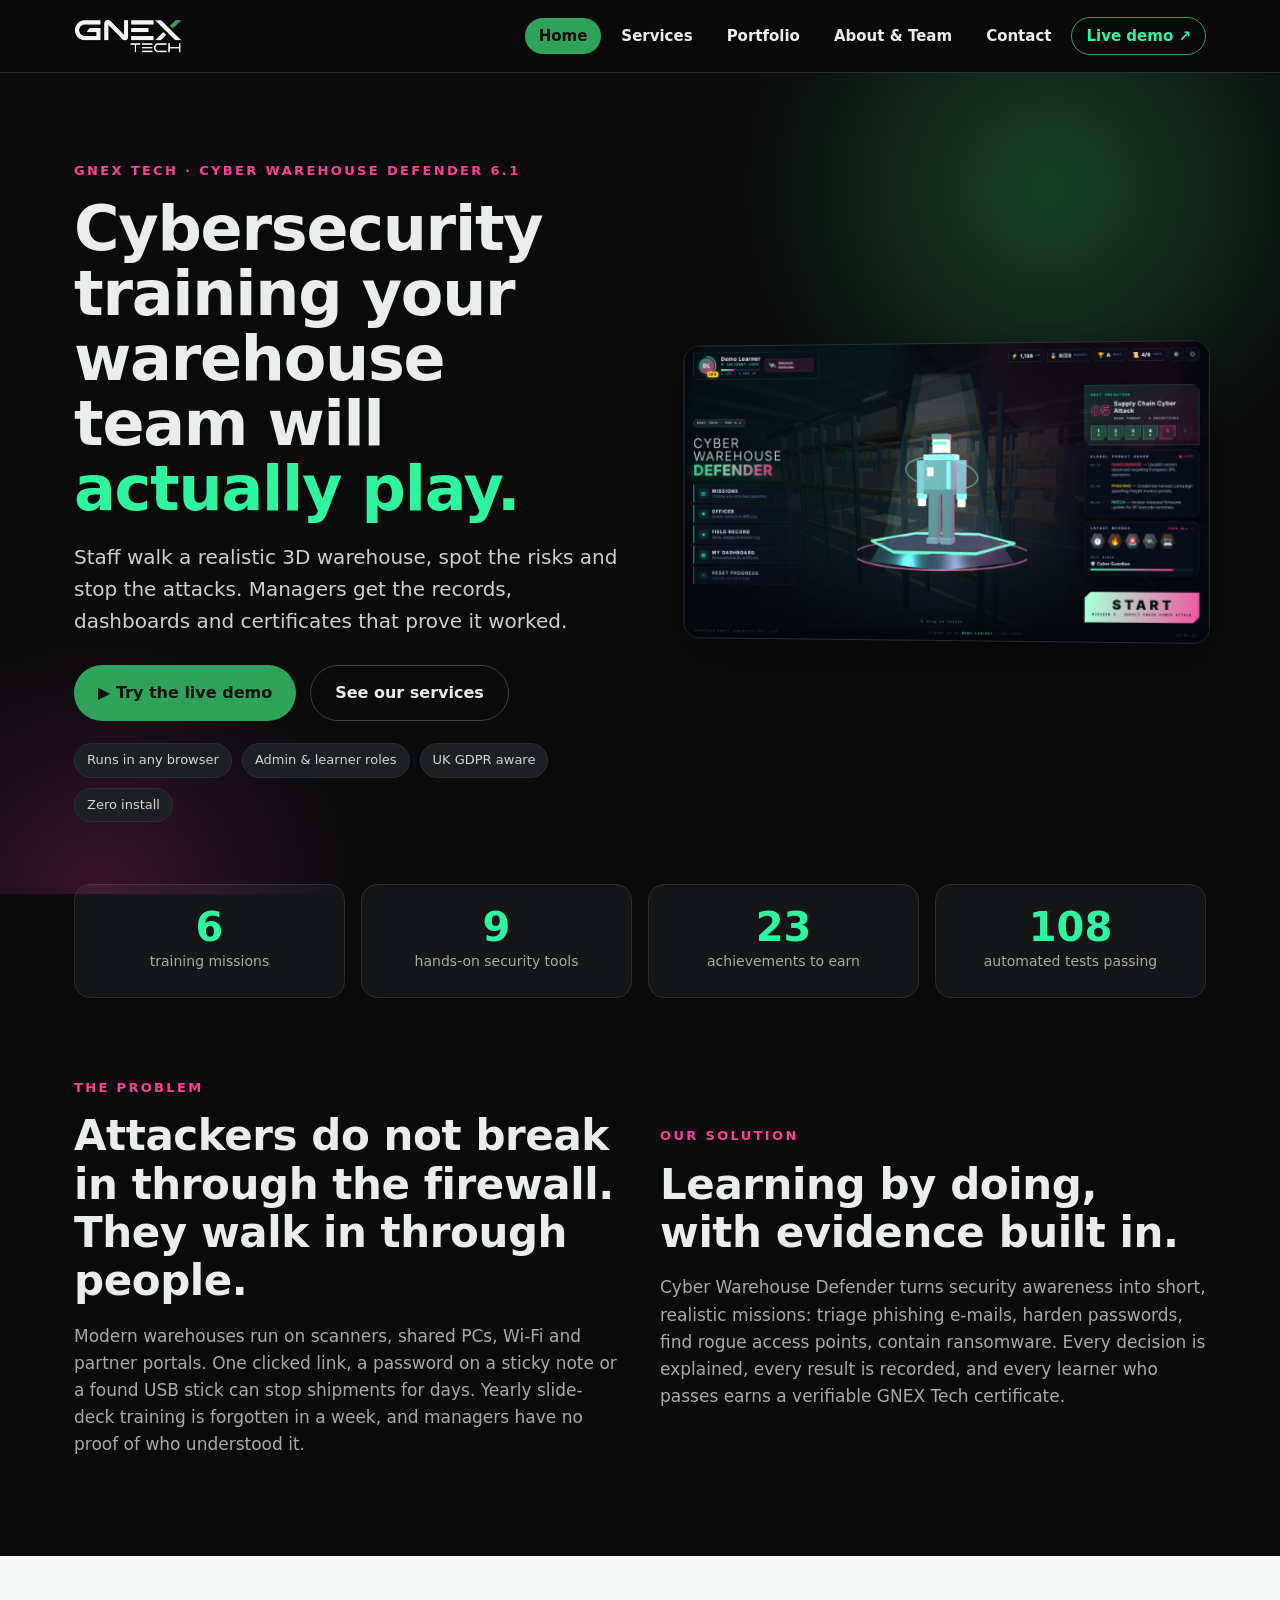
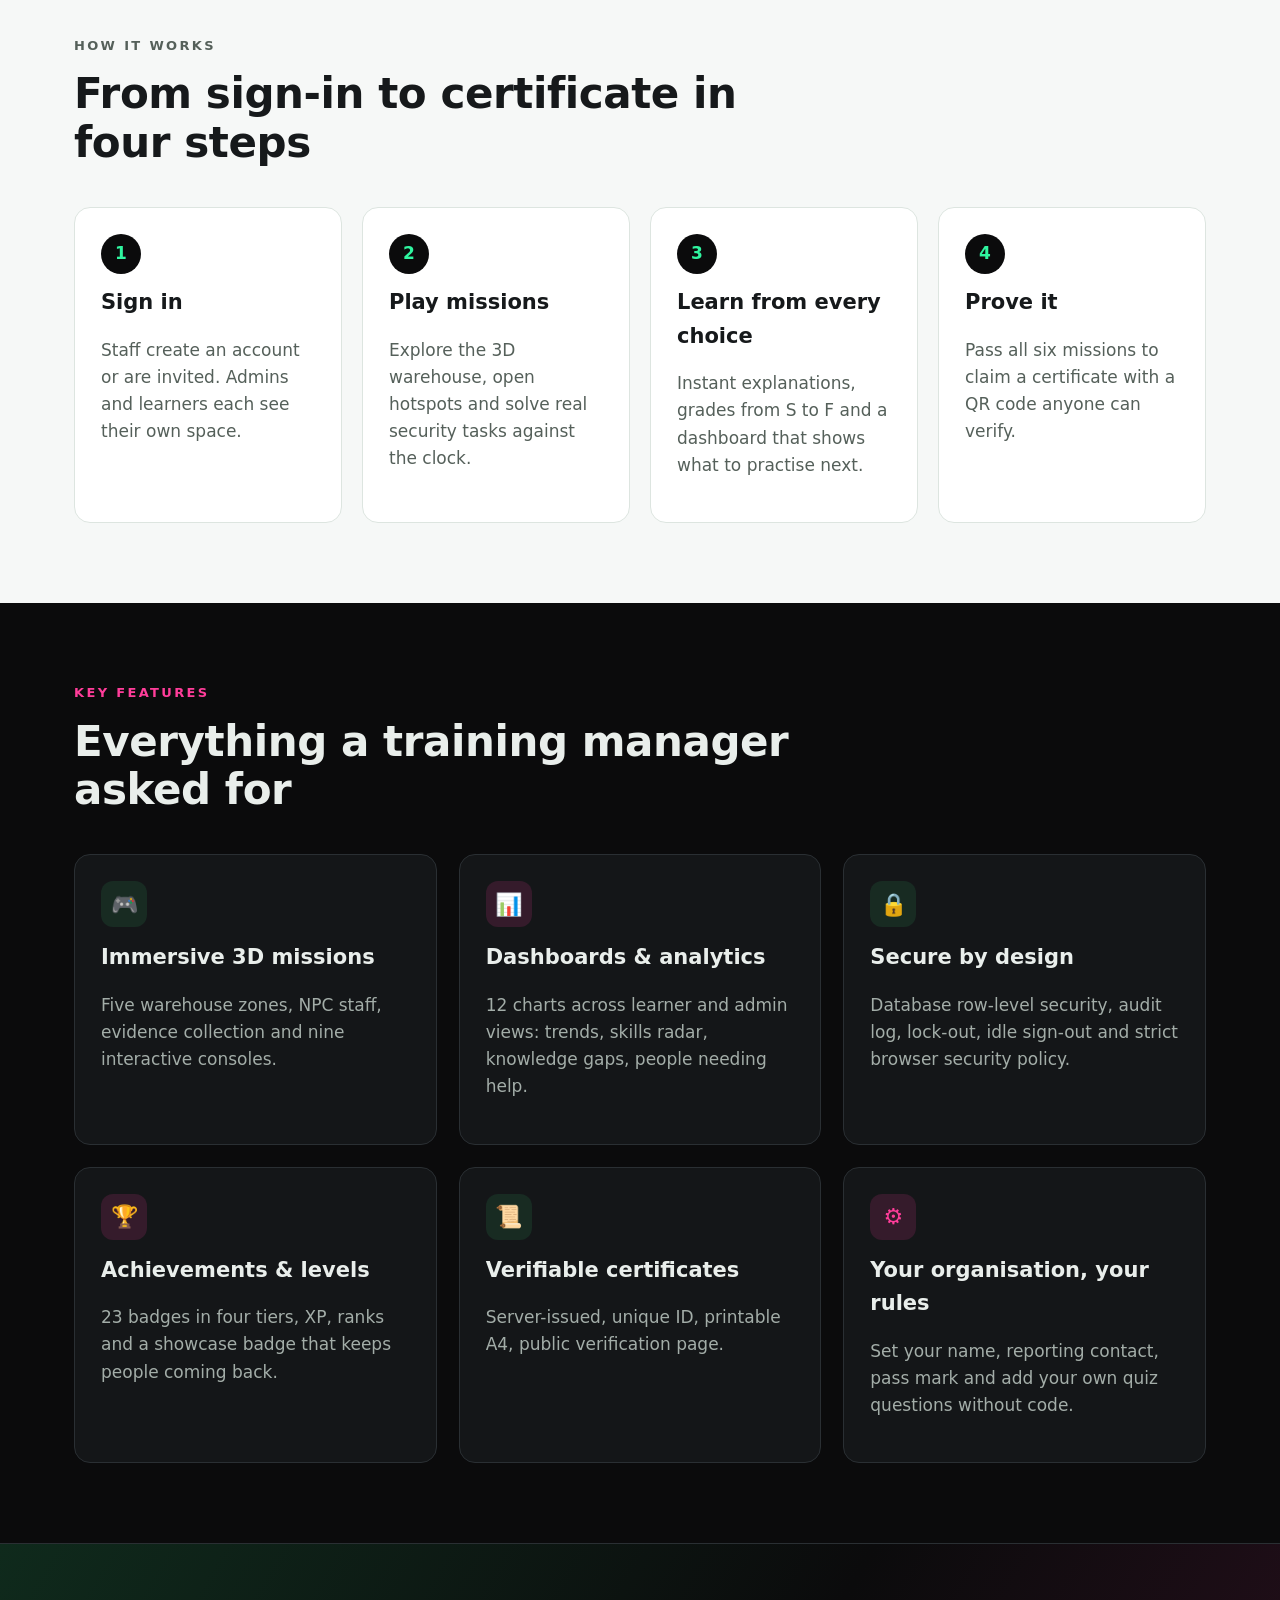
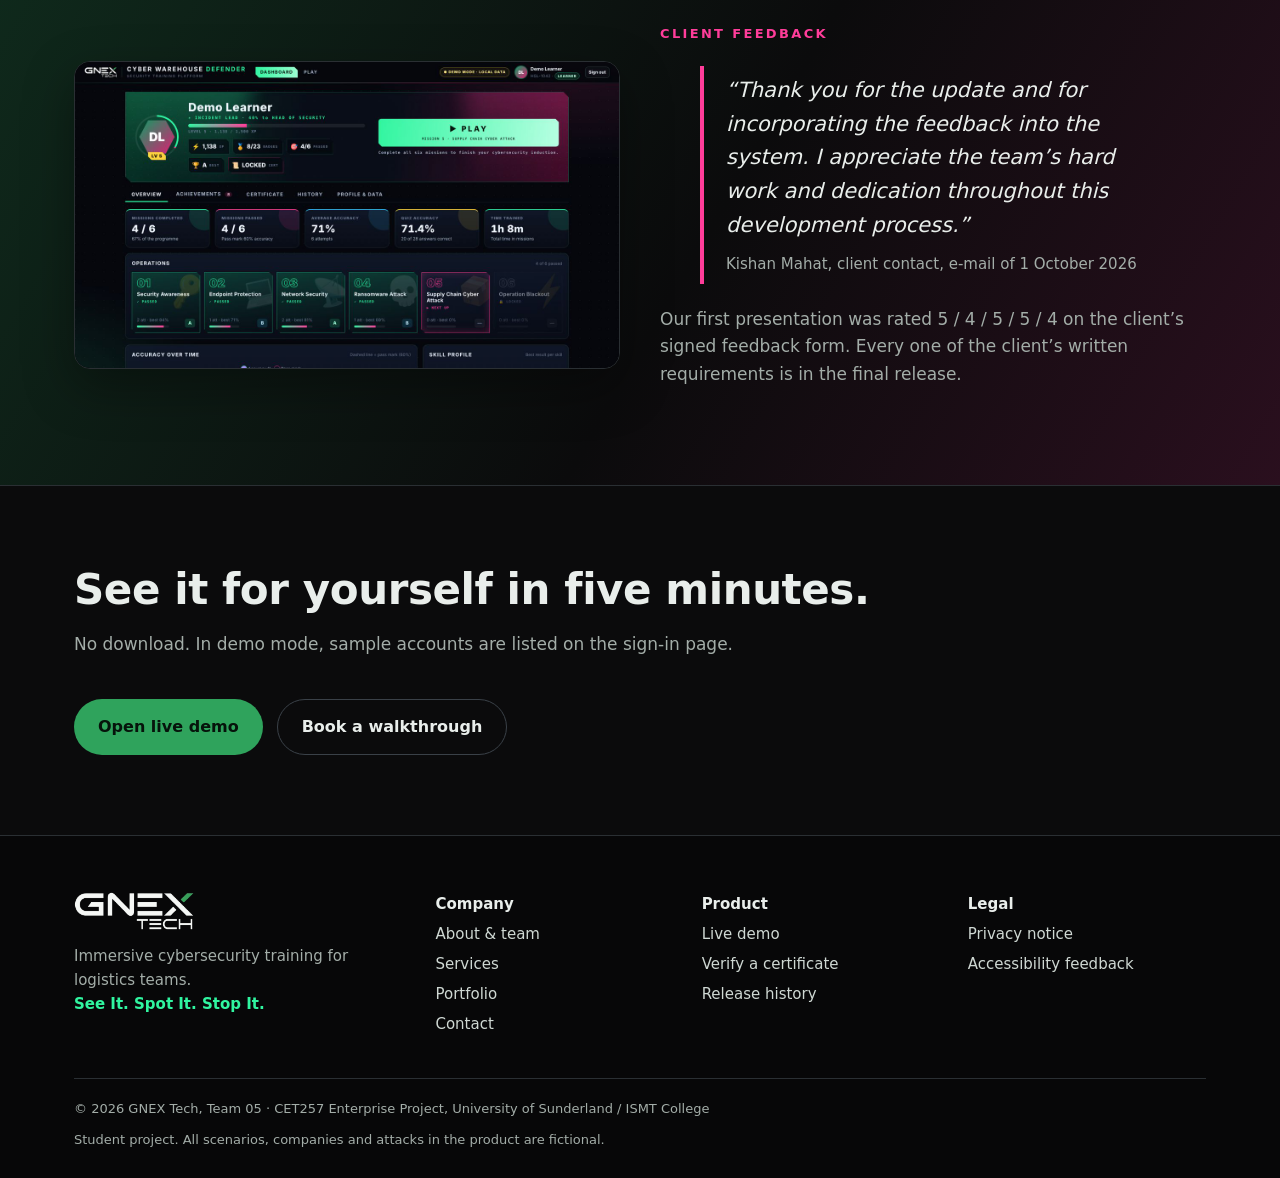
<file: Downloads/Team05_GNEX_Tech/Team05_GNEX_Tech/B2_PromoWebsite/GNEX_Tech_Website/GNEX_Tech_Website/index.html>
<!doctype html>
<html lang="en">
<head>
<meta charset="utf-8">
<meta name="viewport" content="width=device-width, initial-scale=1">
<title>Cybersecurity training warehouse teams actually play | GNEX Tech</title>
<meta name="description" content="GNEX Tech builds Cyber Warehouse Defender, a 3D game-based cybersecurity training platform for logistics warehouses, with learner records, dashboards and verifiable certificates.">
<meta name="theme-color" content="#0B0B0C">
<meta property="og:title" content="Cybersecurity training warehouse teams actually play | GNEX Tech">
<meta property="og:description" content="GNEX Tech builds Cyber Warehouse Defender, a 3D game-based cybersecurity training platform for logistics warehouses, with learner records, dashboards and verifiable certificates.">
<meta property="og:type" content="website">
<meta property="og:url" content="https://gnextech.netlify.app/">
<meta property="og:image" content="https://gnextech.netlify.app/assets/img/lobby.jpg">
<link rel="icon" href="assets/img/favicon.svg" type="image/svg+xml">
<link rel="stylesheet" href="assets/css/site.css">
</head>
<body>
<a class="skip" href="#main">Skip to content</a>
<header class="site-head">
  <nav class="wrap nav" aria-label="Main">
    <a class="brand" href="index.html" aria-label="GNEX Tech home"><img src="assets/img/gnex-logo-light.png" alt="GNEX Tech" width="108" height="34"></a>
    <button class="burger" aria-expanded="false" aria-controls="menu" aria-label="Open menu">&#9776;</button>
    <ul class="menu" id="menu"><li><a href="index.html" aria-current=page>Home</a></li><li><a href="services.html">Services</a></li><li><a href="portfolio.html">Portfolio</a></li><li><a href="about.html">About & Team</a></li><li><a href="contact.html">Contact</a></li><li><a class="cta" href="https://cybersecurityassignment.netlify.app/" target="_blank" rel="noopener">Live demo &#8599;</a></li></ul>
  </nav>
</header>
<main id="main">

<section class="hero">
  <div class="wrap hero-grid">
    <div>
      <p class="kicker">GNEX Tech · Cyber Warehouse Defender 6.1</p>
      <h1>Cybersecurity training your warehouse team will <span class="g">actually play.</span></h1>
      <p class="lead">Staff walk a realistic 3D warehouse, spot the risks and stop the attacks. Managers get the records, dashboards and certificates that prove it worked.</p>
      <div class="hero-actions">
        <a class="btn btn-primary" href="https://cybersecurityassignment.netlify.app/" target="_blank" rel="noopener">&#9654; Try the live demo</a>
        <a class="btn btn-ghost" href="services.html">See our services</a>
      </div>
      <div class="badge-row"><span class="chip">Runs in any browser</span><span class="chip">Admin &amp; learner roles</span><span class="chip">UK GDPR aware</span><span class="chip">Zero install</span></div>
    </div>
    <div class="shot"><img src="assets/img/lobby.jpg" alt="Game lobby with a 3D security officer on a neon podium and a START button" width="1280" height="720"></div>
  </div>
</section>
<div class="wrap">
  <div class="stats reveal">
    <div class="stat"><b>6</b><span>training missions</span></div>
    <div class="stat"><b>9</b><span>hands-on security tools</span></div>
    <div class="stat"><b>23</b><span>achievements to earn</span></div>
    <div class="stat"><b>108</b><span>automated tests passing</span></div>
  </div>
</div>
<section>
  <div class="wrap grid-2">
    <div class="reveal">
      <p class="kicker">The problem</p>
      <h2>Attackers do not break in through the firewall. They walk in through people.</h2>
      <p class="muted">Modern warehouses run on scanners, shared PCs, Wi-Fi and partner portals. One clicked link, a password on a sticky note or a found USB stick can stop shipments for days. Yearly slide-deck training is forgotten in a week, and managers have no proof of who understood it.</p>
    </div>
    <div class="reveal">
      <p class="kicker">Our solution</p>
      <h2>Learning by doing, with evidence built in.</h2>
      <p class="muted">Cyber Warehouse Defender turns security awareness into short, realistic missions: triage phishing e-mails, harden passwords, find rogue access points, contain ransomware. Every decision is explained, every result is recorded, and every learner who passes earns a verifiable GNEX Tech certificate.</p>
    </div>
  </div>
</section>
<section class="light">
  <div class="wrap">
    <div class="section-head reveal"><p class="kicker">How it works</p><h2>From sign-in to certificate in four steps</h2></div>
    <div class="steps">
      <div class="step reveal"><h3>Sign in</h3><p>Staff create an account or are invited. Admins and learners each see their own space.</p></div>
      <div class="step reveal"><h3>Play missions</h3><p>Explore the 3D warehouse, open hotspots and solve real security tasks against the clock.</p></div>
      <div class="step reveal"><h3>Learn from every choice</h3><p>Instant explanations, grades from S to F and a dashboard that shows what to practise next.</p></div>
      <div class="step reveal"><h3>Prove it</h3><p>Pass all six missions to claim a certificate with a QR code anyone can verify.</p></div>
    </div>
  </div>
</section>
<section>
  <div class="wrap">
    <div class="section-head reveal"><p class="kicker">Key features</p><h2>Everything a training manager asked for</h2></div>
    <div class="grid-3">
      <div class="card reveal"><div class="ico">&#127918;</div><h3>Immersive 3D missions</h3><p class="muted">Five warehouse zones, NPC staff, evidence collection and nine interactive consoles.</p></div>
      <div class="card pink reveal"><div class="ico">&#128202;</div><h3>Dashboards &amp; analytics</h3><p class="muted">12 charts across learner and admin views: trends, skills radar, knowledge gaps, people needing help.</p></div>
      <div class="card reveal"><div class="ico">&#128274;</div><h3>Secure by design</h3><p class="muted">Database row-level security, audit log, lock-out, idle sign-out and strict browser security policy.</p></div>
      <div class="card pink reveal"><div class="ico">&#127942;</div><h3>Achievements &amp; levels</h3><p class="muted">23 badges in four tiers, XP, ranks and a showcase badge that keeps people coming back.</p></div>
      <div class="card reveal"><div class="ico">&#128220;</div><h3>Verifiable certificates</h3><p class="muted">Server-issued, unique ID, printable A4, public verification page.</p></div>
      <div class="card pink reveal"><div class="ico">&#9881;</div><h3>Your organisation, your rules</h3><p class="muted">Set your name, reporting contact, pass mark and add your own quiz questions without code.</p></div>
    </div>
  </div>
</section>
<section class="band">
  <div class="wrap grid-2">
    <div class="shot reveal"><img src="assets/img/dashboard.jpg" alt="Learner dashboard with level ring, XP bar and mission cards" width="1280" height="720" loading="lazy"></div>
    <div class="reveal">
      <p class="kicker">Client feedback</p>
      <blockquote class="quote">&ldquo;Thank you for the update and for incorporating the feedback into the system. I appreciate the team&rsquo;s hard work and dedication throughout this development process.&rdquo;<cite>Kishan Mahat, client contact, e-mail of 1 October 2026</cite></blockquote>
      <p class="muted" style="margin-top:22px">Our first presentation was rated 5 / 4 / 5 / 5 / 4 on the client&rsquo;s signed feedback form. Every one of the client&rsquo;s written requirements is in the final release.</p>
    </div>
  </div>
</section>
<section>
  <div class="wrap cta-band reveal">
    <div><h2>See it for yourself in five minutes.</h2><p class="muted">No download. In demo mode, sample accounts are listed on the sign-in page.</p></div>
    <div class="hero-actions" style="margin:0"><a class="btn btn-primary" href="https://cybersecurityassignment.netlify.app/" target="_blank" rel="noopener">Open live demo</a><a class="btn btn-ghost" href="contact.html">Book a walkthrough</a></div>
  </div>
</section>
</main>
<footer class="site-foot">
  <div class="wrap">
    <div class="foot-grid">
      <div>
        <img src="assets/img/gnex-logo-light.png" alt="GNEX Tech" width="120" height="38">
        <p class="muted" style="margin-top:14px">Immersive cybersecurity training for logistics teams.<br><b style="color:#30F5A0">See It. Spot It. Stop It.</b></p>
      </div>
      <div><b>Company</b><ul><li><a href="about.html">About &amp; team</a></li><li><a href="services.html">Services</a></li><li><a href="portfolio.html">Portfolio</a></li><li><a href="contact.html">Contact</a></li></ul></div>
      <div><b>Product</b><ul><li><a href="https://cybersecurityassignment.netlify.app/" target="_blank" rel="noopener">Live demo</a></li><li><a href="https://cybersecurityassignment.netlify.app/verify.html" target="_blank" rel="noopener">Verify a certificate</a></li><li><a href="portfolio.html#journey">Release history</a></li></ul></div>
      <div><b>Legal</b><ul><li><a href="privacy.html">Privacy notice</a></li><li><a href="contact.html">Accessibility feedback</a></li></ul></div>
    </div>
    <div class="foot-base"><span>&copy; <span id="year">2026</span> GNEX Tech, Team 05 · CET257 Enterprise Project, University of Sunderland / ISMT College</span><span>Student project. All scenarios, companies and attacks in the product are fictional.</span></div>
  </div>
</footer>
<div class="lightbox" role="dialog" aria-modal="true" aria-label="Screenshot preview"><button class="btn btn-ghost" type="button">Close &#10005;</button><img alt=""></div>
<script src="assets/js/site.js"></script>
</body>
</html>
</file>
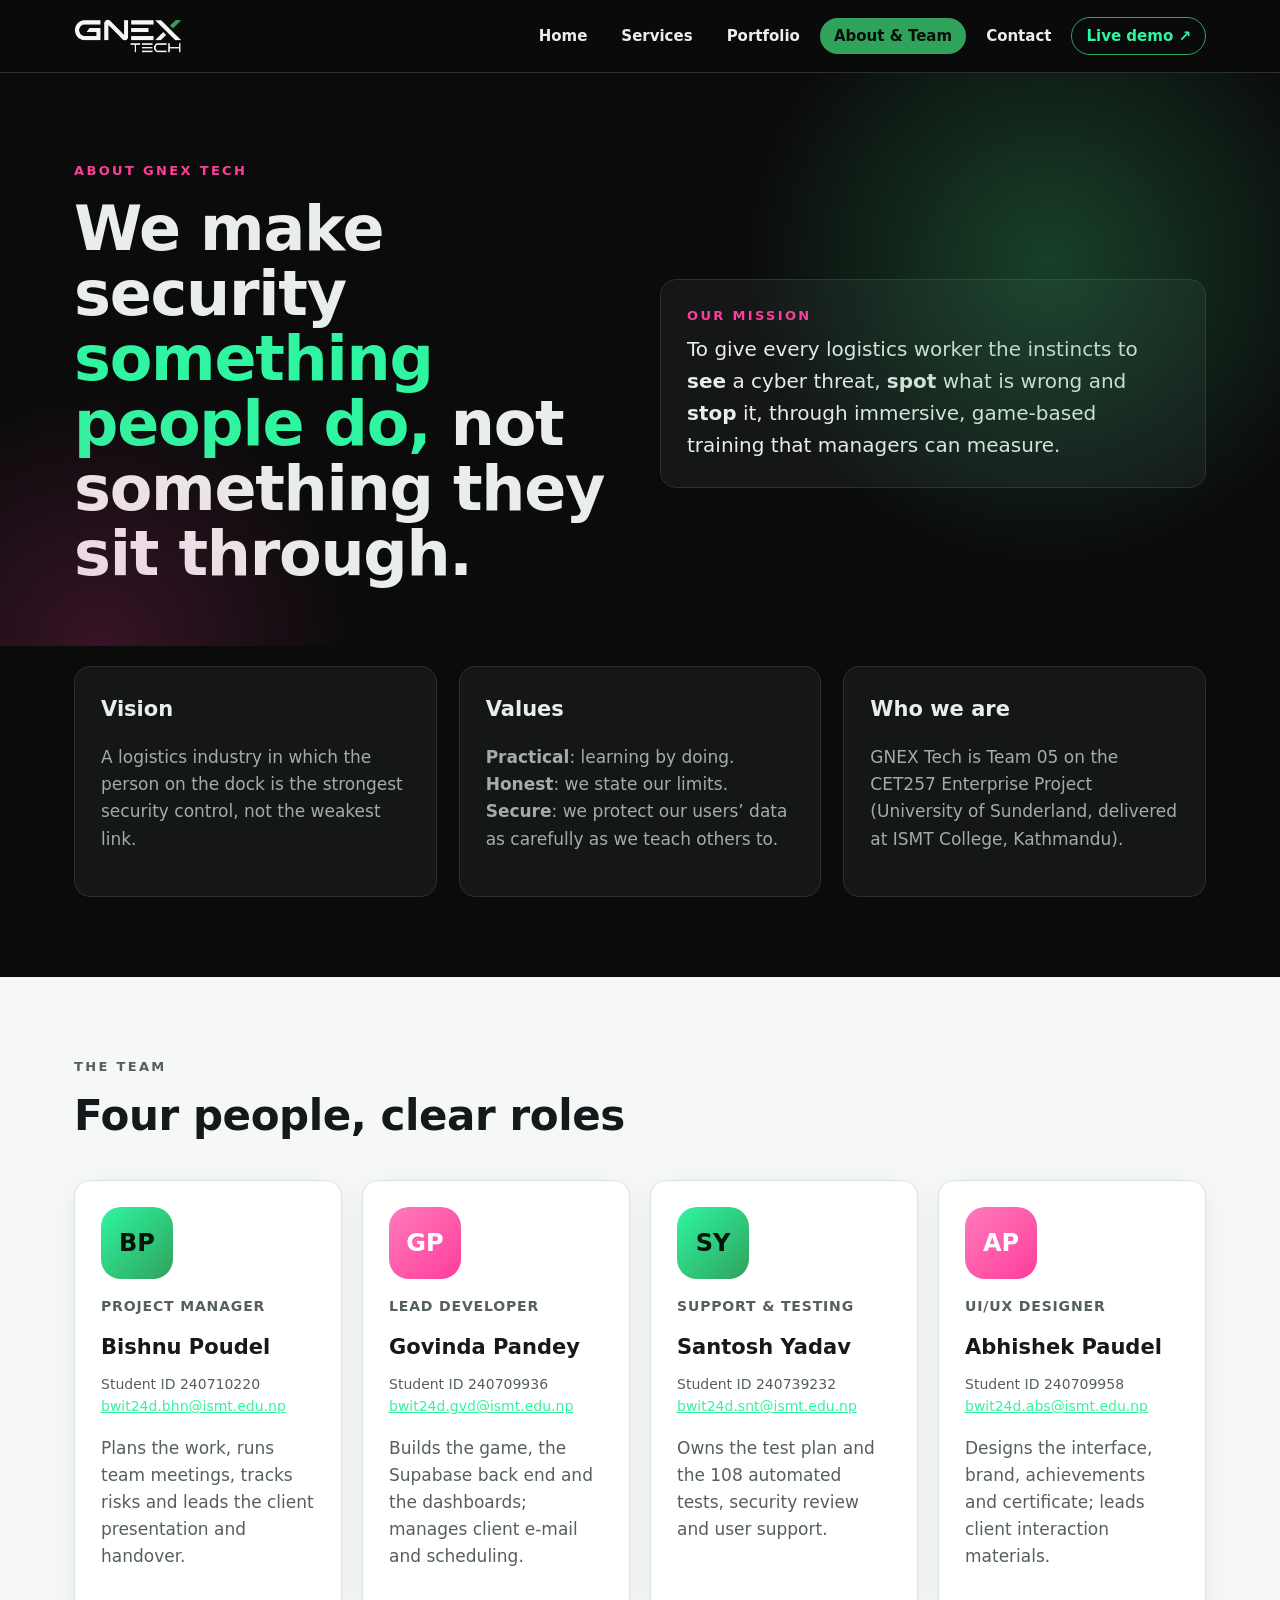
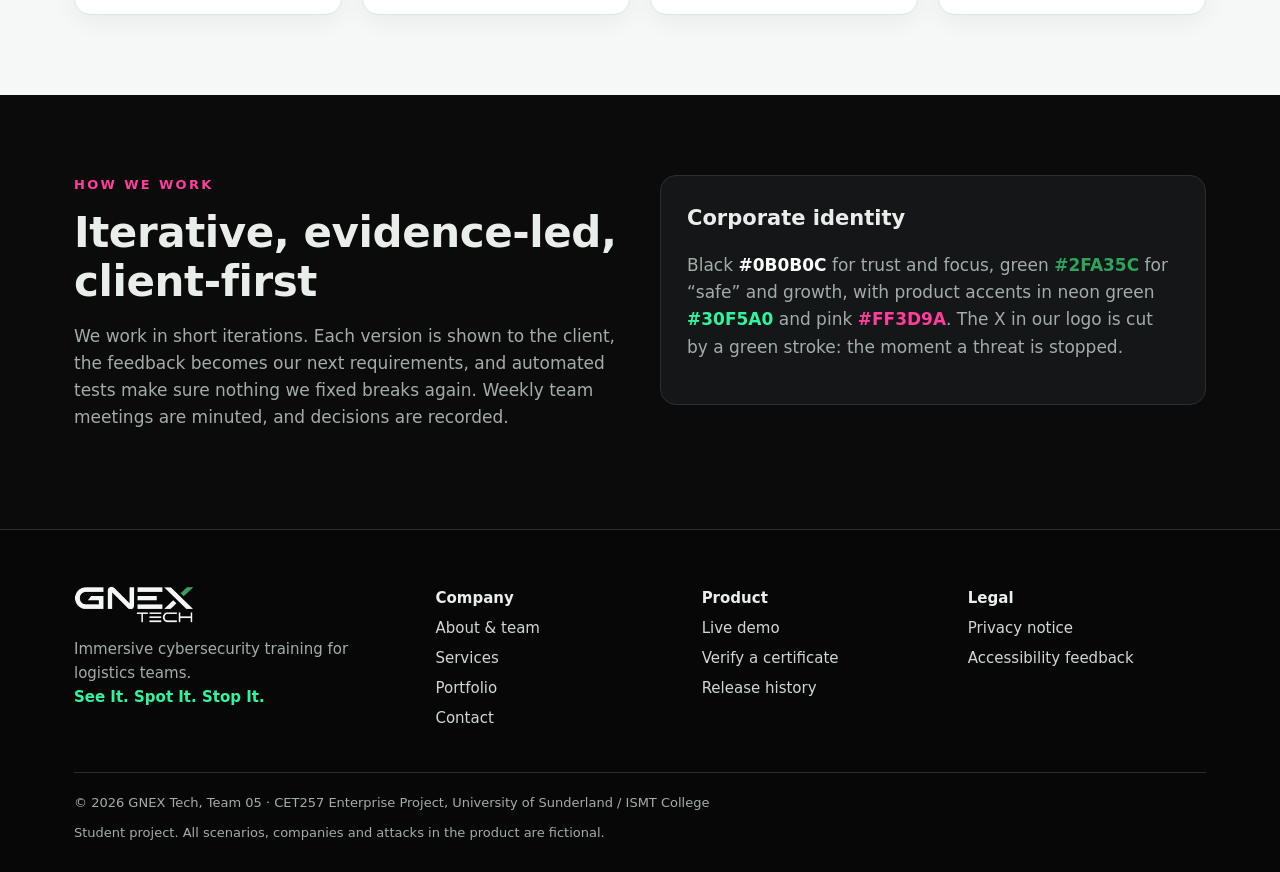
<file: Downloads/Team05_GNEX_Tech/Team05_GNEX_Tech/B2_PromoWebsite/GNEX_Tech_Website/GNEX_Tech_Website/about.html>
<!doctype html>
<html lang="en">
<head>
<meta charset="utf-8">
<meta name="viewport" content="width=device-width, initial-scale=1">
<title>About & Team | GNEX Tech</title>
<meta name="description" content="About GNEX Tech: our mission, values and the four-person team behind Cyber Warehouse Defender.">
<meta name="theme-color" content="#0B0B0C">
<meta property="og:title" content="About & Team | GNEX Tech">
<meta property="og:description" content="About GNEX Tech: our mission, values and the four-person team behind Cyber Warehouse Defender.">
<meta property="og:type" content="website">
<meta property="og:url" content="https://gnextech.netlify.app/about.html">
<meta property="og:image" content="https://gnextech.netlify.app/assets/img/lobby.jpg">
<link rel="icon" href="assets/img/favicon.svg" type="image/svg+xml">
<link rel="stylesheet" href="assets/css/site.css">
</head>
<body>
<a class="skip" href="#main">Skip to content</a>
<header class="site-head">
  <nav class="wrap nav" aria-label="Main">
    <a class="brand" href="index.html" aria-label="GNEX Tech home"><img src="assets/img/gnex-logo-light.png" alt="GNEX Tech" width="108" height="34"></a>
    <button class="burger" aria-expanded="false" aria-controls="menu" aria-label="Open menu">&#9776;</button>
    <ul class="menu" id="menu"><li><a href="index.html">Home</a></li><li><a href="services.html">Services</a></li><li><a href="portfolio.html">Portfolio</a></li><li><a href="about.html" aria-current=page>About & Team</a></li><li><a href="contact.html">Contact</a></li><li><a class="cta" href="https://cybersecurityassignment.netlify.app/" target="_blank" rel="noopener">Live demo &#8599;</a></li></ul>
  </nav>
</header>
<main id="main">

<section class="hero" style="padding-bottom:40px">
  <div class="wrap grid-2">
    <div><p class="kicker">About GNEX Tech</p><h1>We make security <span class="g">something people do,</span> not something they sit through.</h1></div>
    <div class="card"><p class="kicker" style="margin-bottom:6px">Our mission</p><p style="font-size:20px;margin:0">To give every logistics worker the instincts to <b>see</b> a cyber threat, <b>spot</b> what is wrong and <b>stop</b> it, through immersive, game-based training that managers can measure.</p></div>
  </div>
</section>
<section style="padding-top:20px">
  <div class="wrap grid-3">
    <div class="card reveal"><h3>Vision</h3><p class="muted">A logistics industry in which the person on the dock is the strongest security control, not the weakest link.</p></div>
    <div class="card reveal"><h3>Values</h3><p class="muted"><b>Practical</b>: learning by doing. <b>Honest</b>: we state our limits. <b>Secure</b>: we protect our users&rsquo; data as carefully as we teach others to.</p></div>
    <div class="card reveal"><h3>Who we are</h3><p class="muted">GNEX Tech is Team 05 on the CET257 Enterprise Project (University of Sunderland, delivered at ISMT College, Kathmandu).</p></div>
  </div>
</section>
<section class="light">
  <div class="wrap"><div class="section-head reveal"><p class="kicker">The team</p><h2>Four people, clear roles</h2></div>
  <div class="grid-4"><div class="card member reveal"><div class="avatar" aria-hidden="true">BP</div><p class="role">Project Manager</p><h3>Bishnu Poudel</h3><p class="muted" style="font-size:14px;margin:4px 0 10px">Student ID 240710220<br><a href="mailto:bwit24d.bhn@ismt.edu.np">bwit24d.bhn@ismt.edu.np</a></p><p class="muted">Plans the work, runs team meetings, tracks risks and leads the client presentation and handover.</p></div><div class="card member reveal"><div class="avatar" aria-hidden="true">GP</div><p class="role">Lead Developer</p><h3>Govinda Pandey</h3><p class="muted" style="font-size:14px;margin:4px 0 10px">Student ID 240709936<br><a href="mailto:bwit24d.gvd@ismt.edu.np">bwit24d.gvd@ismt.edu.np</a></p><p class="muted">Builds the game, the Supabase back end and the dashboards; manages client e-mail and scheduling.</p></div><div class="card member reveal"><div class="avatar" aria-hidden="true">SY</div><p class="role">Support & Testing</p><h3>Santosh Yadav</h3><p class="muted" style="font-size:14px;margin:4px 0 10px">Student ID 240739232<br><a href="mailto:bwit24d.snt@ismt.edu.np">bwit24d.snt@ismt.edu.np</a></p><p class="muted">Owns the test plan and the 108 automated tests, security review and user support.</p></div><div class="card member reveal"><div class="avatar" aria-hidden="true">AP</div><p class="role">UI/UX Designer</p><h3>Abhishek Paudel</h3><p class="muted" style="font-size:14px;margin:4px 0 10px">Student ID 240709958<br><a href="mailto:bwit24d.abs@ismt.edu.np">bwit24d.abs@ismt.edu.np</a></p><p class="muted">Designs the interface, brand, achievements and certificate; leads client interaction materials.</p></div></div></div>
</section>
<section>
  <div class="wrap grid-2" style="align-items:start">
    <div class="reveal"><p class="kicker">How we work</p><h2>Iterative, evidence-led, client-first</h2>
    <p class="muted">We work in short iterations. Each version is shown to the client, the feedback becomes our next requirements, and automated tests make sure nothing we fixed breaks again. Weekly team meetings are minuted, and decisions are recorded.</p></div>
    <div class="card reveal"><h3>Corporate identity</h3>
      <p class="muted">Black <b style="color:#fff">#0B0B0C</b> for trust and focus, green <b style="color:#2FA35C">#2FA35C</b> for &ldquo;safe&rdquo; and growth, with product accents in neon green <b style="color:#30F5A0">#30F5A0</b> and pink <b style="color:#FF3D9A">#FF3D9A</b>. The X in our logo is cut by a green stroke: the moment a threat is stopped.</p></div>
  </div>
</section>
</main>
<footer class="site-foot">
  <div class="wrap">
    <div class="foot-grid">
      <div>
        <img src="assets/img/gnex-logo-light.png" alt="GNEX Tech" width="120" height="38">
        <p class="muted" style="margin-top:14px">Immersive cybersecurity training for logistics teams.<br><b style="color:#30F5A0">See It. Spot It. Stop It.</b></p>
      </div>
      <div><b>Company</b><ul><li><a href="about.html">About &amp; team</a></li><li><a href="services.html">Services</a></li><li><a href="portfolio.html">Portfolio</a></li><li><a href="contact.html">Contact</a></li></ul></div>
      <div><b>Product</b><ul><li><a href="https://cybersecurityassignment.netlify.app/" target="_blank" rel="noopener">Live demo</a></li><li><a href="https://cybersecurityassignment.netlify.app/verify.html" target="_blank" rel="noopener">Verify a certificate</a></li><li><a href="portfolio.html#journey">Release history</a></li></ul></div>
      <div><b>Legal</b><ul><li><a href="privacy.html">Privacy notice</a></li><li><a href="contact.html">Accessibility feedback</a></li></ul></div>
    </div>
    <div class="foot-base"><span>&copy; <span id="year">2026</span> GNEX Tech, Team 05 · CET257 Enterprise Project, University of Sunderland / ISMT College</span><span>Student project. All scenarios, companies and attacks in the product are fictional.</span></div>
  </div>
</footer>
<div class="lightbox" role="dialog" aria-modal="true" aria-label="Screenshot preview"><button class="btn btn-ghost" type="button">Close &#10005;</button><img alt=""></div>
<script src="assets/js/site.js"></script>
</body>
</html>
</file>
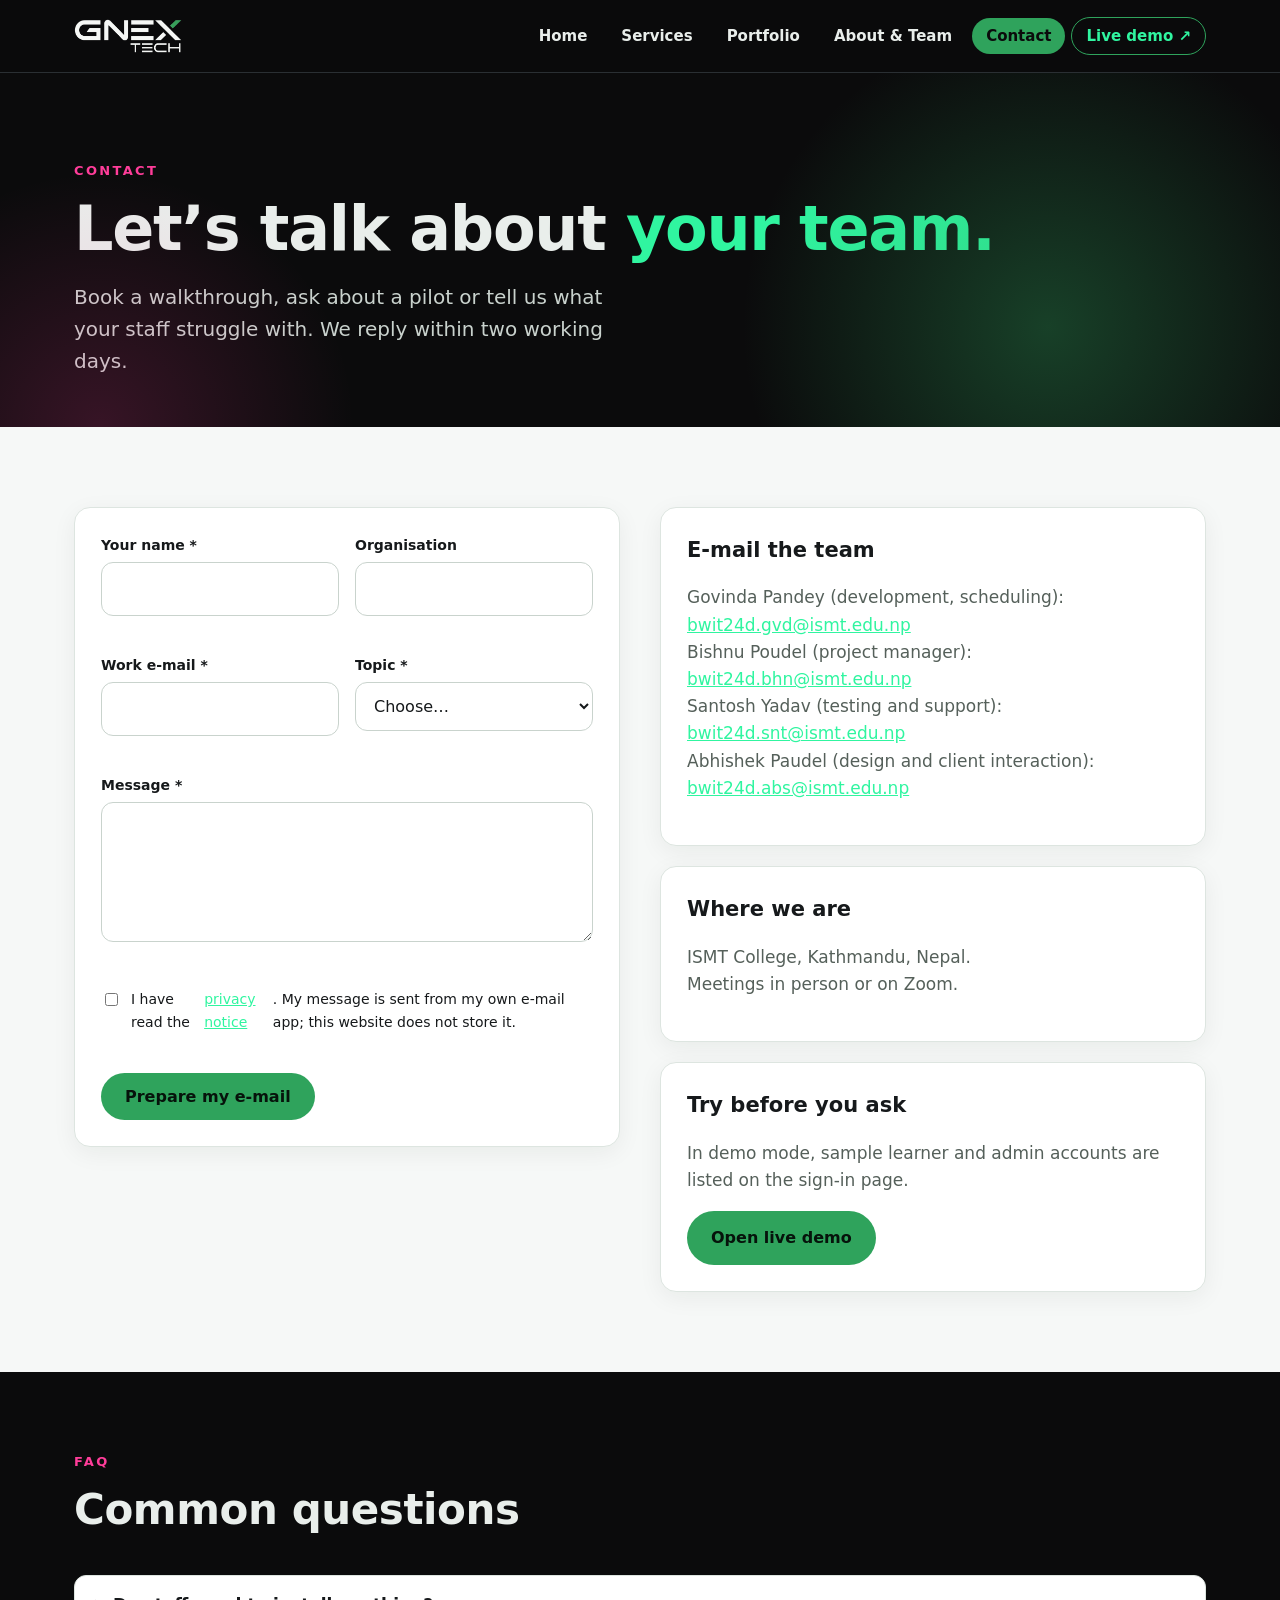
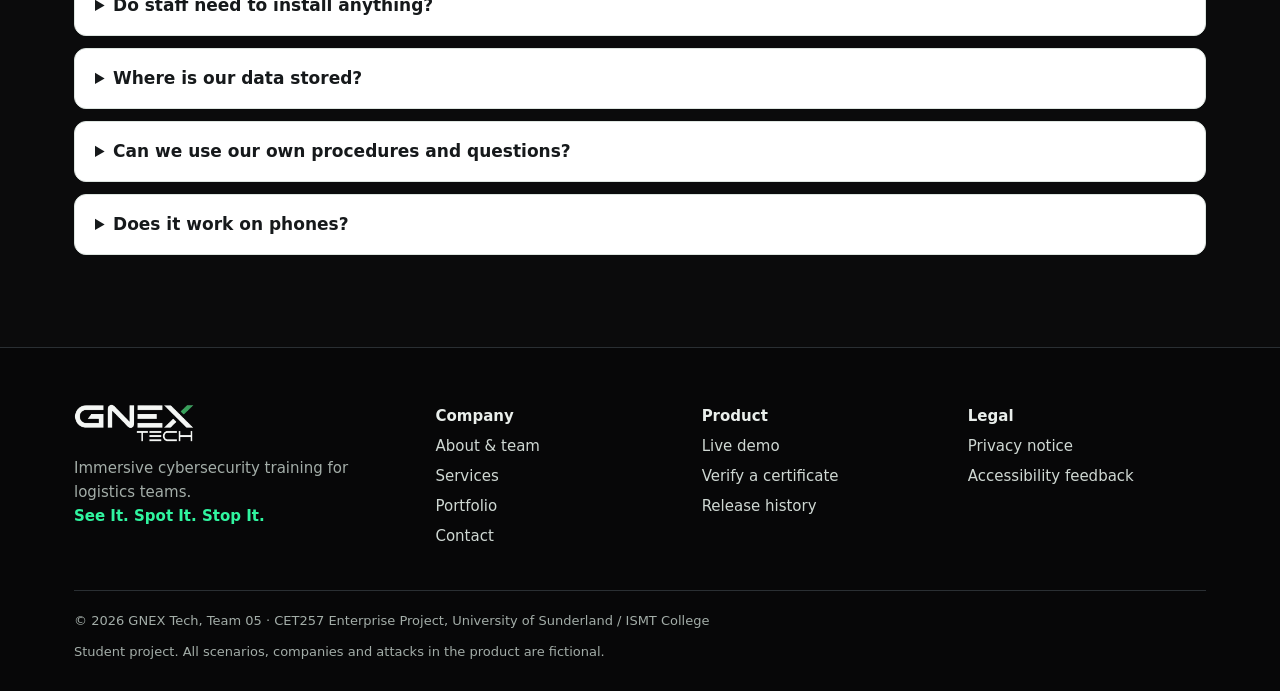
<file: Downloads/Team05_GNEX_Tech/Team05_GNEX_Tech/B2_PromoWebsite/GNEX_Tech_Website/GNEX_Tech_Website/contact.html>
<!doctype html>
<html lang="en">
<head>
<meta charset="utf-8">
<meta name="viewport" content="width=device-width, initial-scale=1">
<title>Contact | GNEX Tech</title>
<meta name="description" content="Contact GNEX Tech to book a walkthrough or pilot of Cyber Warehouse Defender.">
<meta name="theme-color" content="#0B0B0C">
<meta property="og:title" content="Contact | GNEX Tech">
<meta property="og:description" content="Contact GNEX Tech to book a walkthrough or pilot of Cyber Warehouse Defender.">
<meta property="og:type" content="website">
<meta property="og:url" content="https://gnextech.netlify.app/contact.html">
<meta property="og:image" content="https://gnextech.netlify.app/assets/img/lobby.jpg">
<link rel="icon" href="assets/img/favicon.svg" type="image/svg+xml">
<link rel="stylesheet" href="assets/css/site.css">
</head>
<body>
<a class="skip" href="#main">Skip to content</a>
<header class="site-head">
  <nav class="wrap nav" aria-label="Main">
    <a class="brand" href="index.html" aria-label="GNEX Tech home"><img src="assets/img/gnex-logo-light.png" alt="GNEX Tech" width="108" height="34"></a>
    <button class="burger" aria-expanded="false" aria-controls="menu" aria-label="Open menu">&#9776;</button>
    <ul class="menu" id="menu"><li><a href="index.html">Home</a></li><li><a href="services.html">Services</a></li><li><a href="portfolio.html">Portfolio</a></li><li><a href="about.html">About & Team</a></li><li><a href="contact.html" aria-current=page>Contact</a></li><li><a class="cta" href="https://cybersecurityassignment.netlify.app/" target="_blank" rel="noopener">Live demo &#8599;</a></li></ul>
  </nav>
</header>
<main id="main">

<section class="hero" style="padding-bottom:30px">
  <div class="wrap"><p class="kicker">Contact</p><h1>Let&rsquo;s talk about <span class="g">your team.</span></h1>
  <p class="lead">Book a walkthrough, ask about a pilot or tell us what your staff struggle with. We reply within two working days.</p></div>
</section>
<section class="light">
  <div class="wrap grid-2" style="align-items:start">
    <form id="contact-form" novalidate data-to="bwit24d.gvd@ismt.edu.np,bwit24d.bhn@ismt.edu.np" class="card">
      <div class="row">
        <div class="field"><label for="name">Your name *</label><input id="name" name="name" autocomplete="name" maxlength="80" required><div class="err" id="name-err" aria-live="polite"></div></div>
        <div class="field"><label for="org">Organisation</label><input id="org" name="org" autocomplete="organization" maxlength="100"></div>
      </div>
      <div class="row">
        <div class="field"><label for="email">Work e-mail *</label><input id="email" name="email" type="email" autocomplete="email" maxlength="120" required><div class="err" id="email-err" aria-live="polite"></div></div>
        <div class="field"><label for="interest">Topic *</label><select id="interest" name="interest" required><option value="">Choose&hellip;</option><option>Book a walkthrough</option><option>Pilot for my organisation</option><option>Custom scenarios</option><option>Partnership</option><option>Other</option></select><div class="err" id="interest-err" aria-live="polite"></div></div>
      </div>
      <div class="field"><label for="message">Message *</label><textarea id="message" name="message" maxlength="2000" required></textarea><div class="err" id="message-err" aria-live="polite"></div></div>
      <div class="field"><label class="check"><input type="checkbox" id="consent"> I have read the <a href="privacy.html">privacy notice</a>. My message is sent from my own e-mail app; this website does not store it.</label><div class="err" id="consent-err" aria-live="polite"></div></div>
      <button class="btn btn-primary" type="submit">Prepare my e-mail</button>
      <p class="notice" id="form-notice" role="status" style="margin-top:16px"></p>
    </form>
    <div>
      <div class="card" style="margin-bottom:20px"><h3>E-mail the team</h3>
        <p>Govinda Pandey (development, scheduling): <a href="mailto:bwit24d.gvd@ismt.edu.np">bwit24d.gvd@ismt.edu.np</a><br>
        Bishnu Poudel (project manager): <a href="mailto:bwit24d.bhn@ismt.edu.np">bwit24d.bhn@ismt.edu.np</a><br>
        Santosh Yadav (testing and support): <a href="mailto:bwit24d.snt@ismt.edu.np">bwit24d.snt@ismt.edu.np</a><br>
        Abhishek Paudel (design and client interaction): <a href="mailto:bwit24d.abs@ismt.edu.np">bwit24d.abs@ismt.edu.np</a></p></div>
      <div class="card" style="margin-bottom:20px"><h3>Where we are</h3><p>ISMT College, Kathmandu, Nepal.<br>Meetings in person or on Zoom.</p></div>
      <div class="card"><h3>Try before you ask</h3><p>In demo mode, sample learner and admin accounts are listed on the sign-in page.</p><a class="btn btn-primary" href="https://cybersecurityassignment.netlify.app/" target="_blank" rel="noopener">Open live demo</a></div>
    </div>
  </div>
</section>
<section>
  <div class="wrap"><div class="section-head"><p class="kicker">FAQ</p><h2>Common questions</h2></div>
  <div class="light" style="background:transparent">
    <details><summary>Do staff need to install anything?</summary><p>No. It runs in Chrome, Edge or Firefox on an ordinary PC. An offline version is available for classrooms.</p></details>
    <details><summary>Where is our data stored?</summary><p>In your organisation&rsquo;s own Supabase project, protected by row-level security. Learners only see their own results; administrators see their organisation.</p></details>
    <details><summary>Can we use our own procedures and questions?</summary><p>Yes. Admins set the organisation name, incident-reporting contact, pass mark and add their own questions in the admin console.</p></details>
    <details><summary>Does it work on phones?</summary><p>Dashboards, certificates and verification work on phones. The 3D game is designed for a laptop or PC.</p></details>
  </div></div>
</section>
</main>
<footer class="site-foot">
  <div class="wrap">
    <div class="foot-grid">
      <div>
        <img src="assets/img/gnex-logo-light.png" alt="GNEX Tech" width="120" height="38">
        <p class="muted" style="margin-top:14px">Immersive cybersecurity training for logistics teams.<br><b style="color:#30F5A0">See It. Spot It. Stop It.</b></p>
      </div>
      <div><b>Company</b><ul><li><a href="about.html">About &amp; team</a></li><li><a href="services.html">Services</a></li><li><a href="portfolio.html">Portfolio</a></li><li><a href="contact.html">Contact</a></li></ul></div>
      <div><b>Product</b><ul><li><a href="https://cybersecurityassignment.netlify.app/" target="_blank" rel="noopener">Live demo</a></li><li><a href="https://cybersecurityassignment.netlify.app/verify.html" target="_blank" rel="noopener">Verify a certificate</a></li><li><a href="portfolio.html#journey">Release history</a></li></ul></div>
      <div><b>Legal</b><ul><li><a href="privacy.html">Privacy notice</a></li><li><a href="contact.html">Accessibility feedback</a></li></ul></div>
    </div>
    <div class="foot-base"><span>&copy; <span id="year">2026</span> GNEX Tech, Team 05 · CET257 Enterprise Project, University of Sunderland / ISMT College</span><span>Student project. All scenarios, companies and attacks in the product are fictional.</span></div>
  </div>
</footer>
<div class="lightbox" role="dialog" aria-modal="true" aria-label="Screenshot preview"><button class="btn btn-ghost" type="button">Close &#10005;</button><img alt=""></div>
<script src="assets/js/site.js"></script>
</body>
</html>
</file>
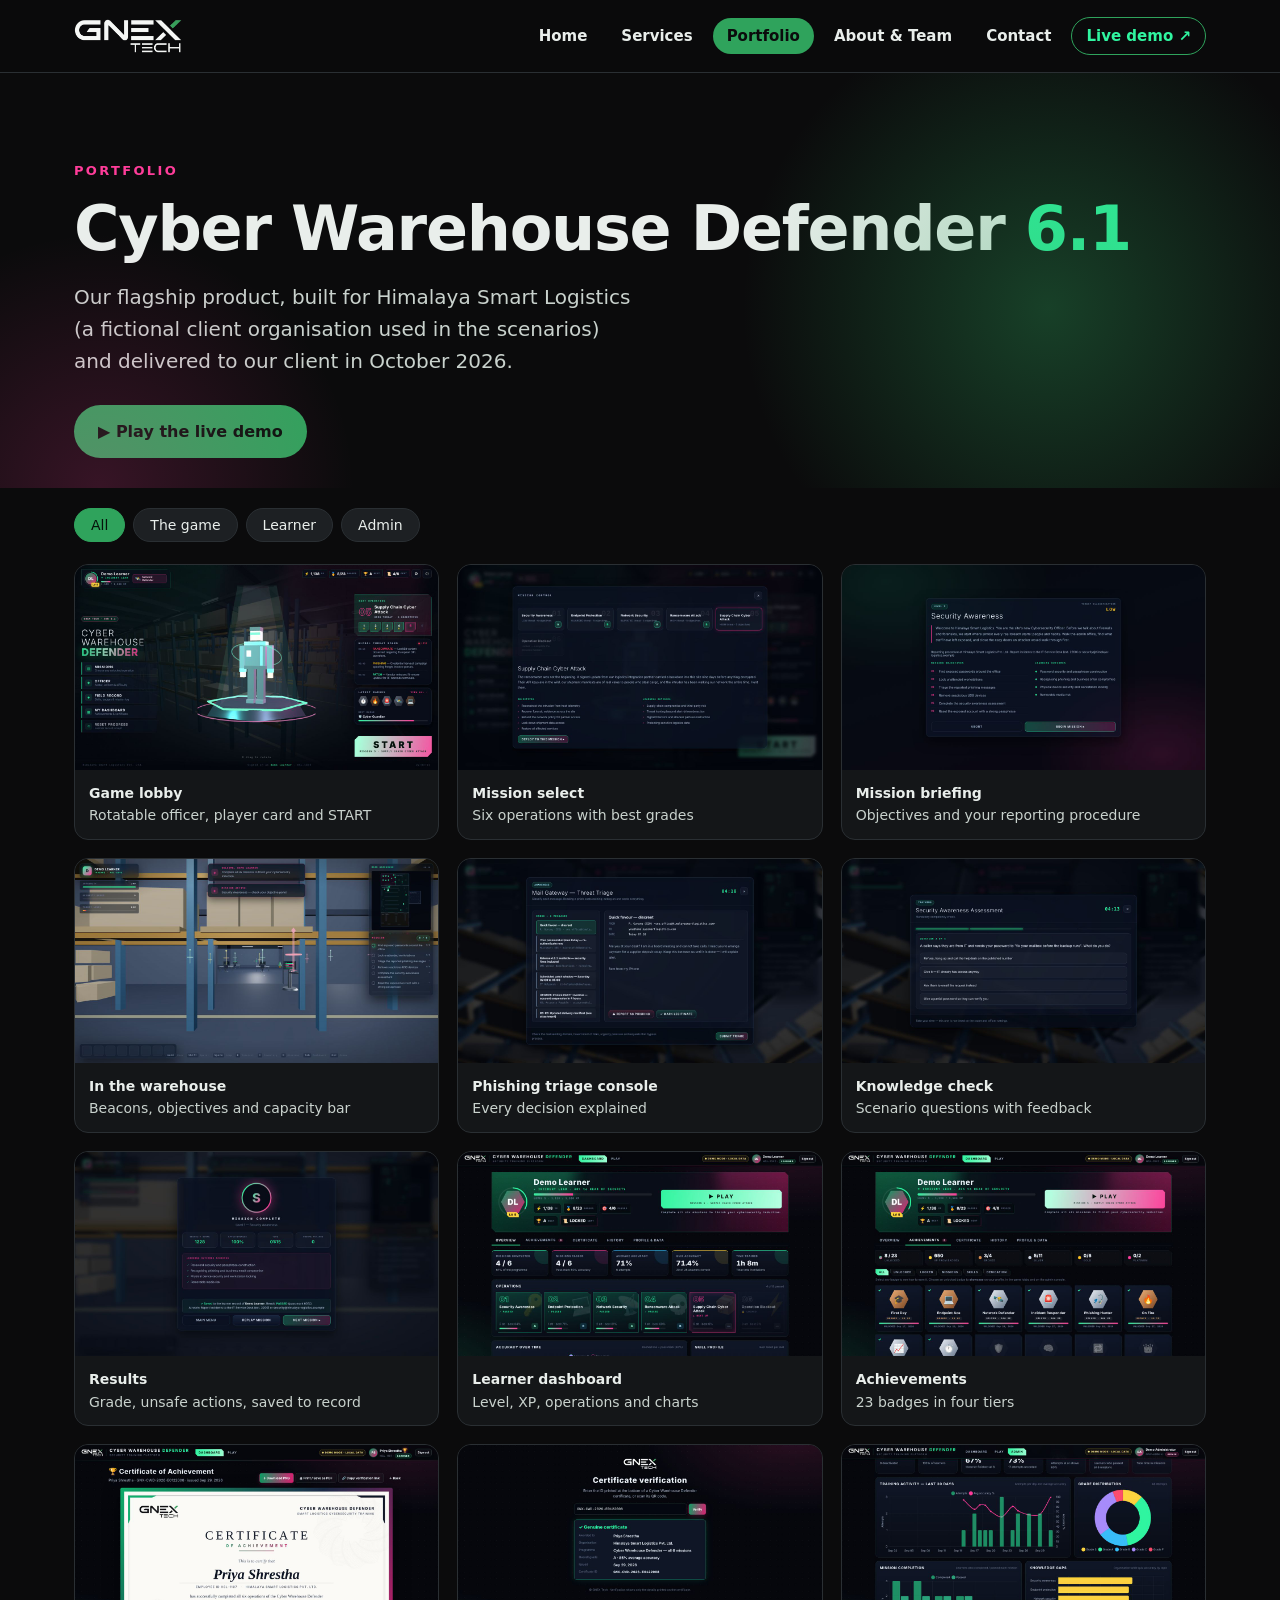
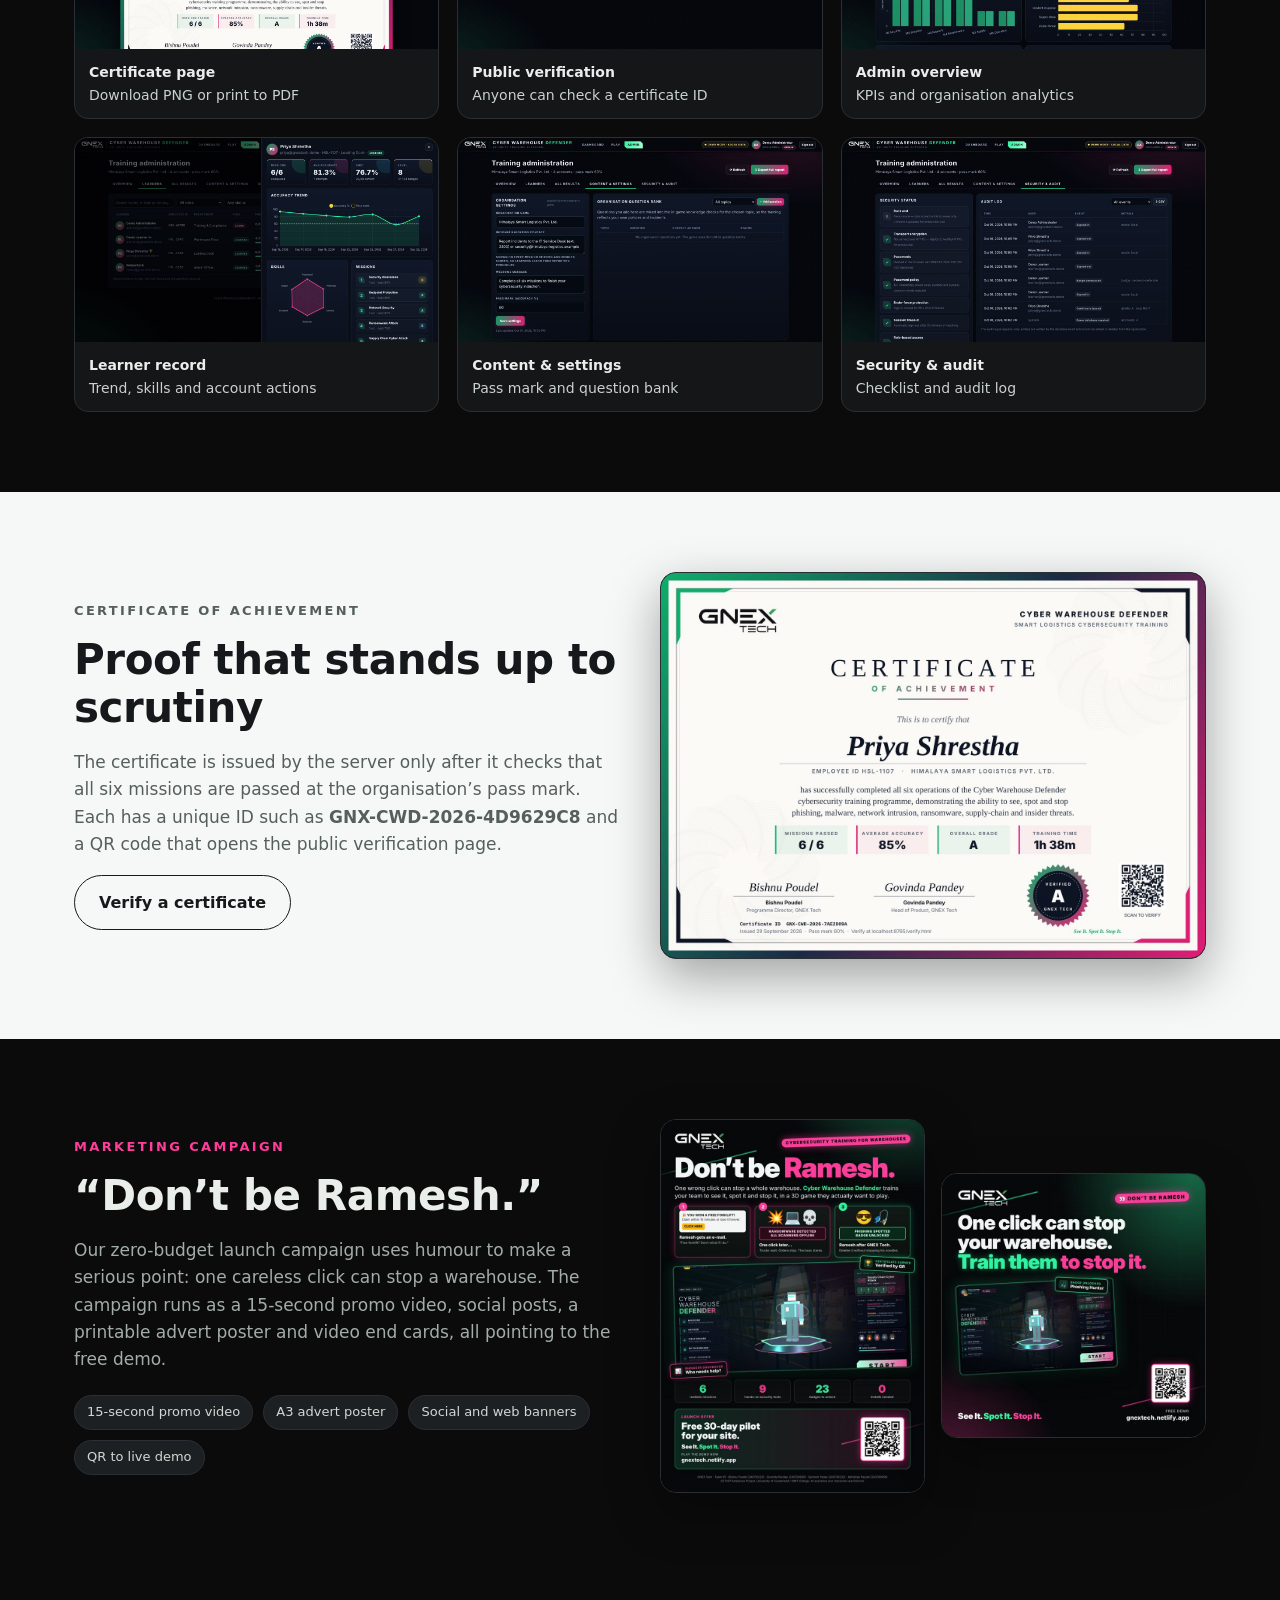
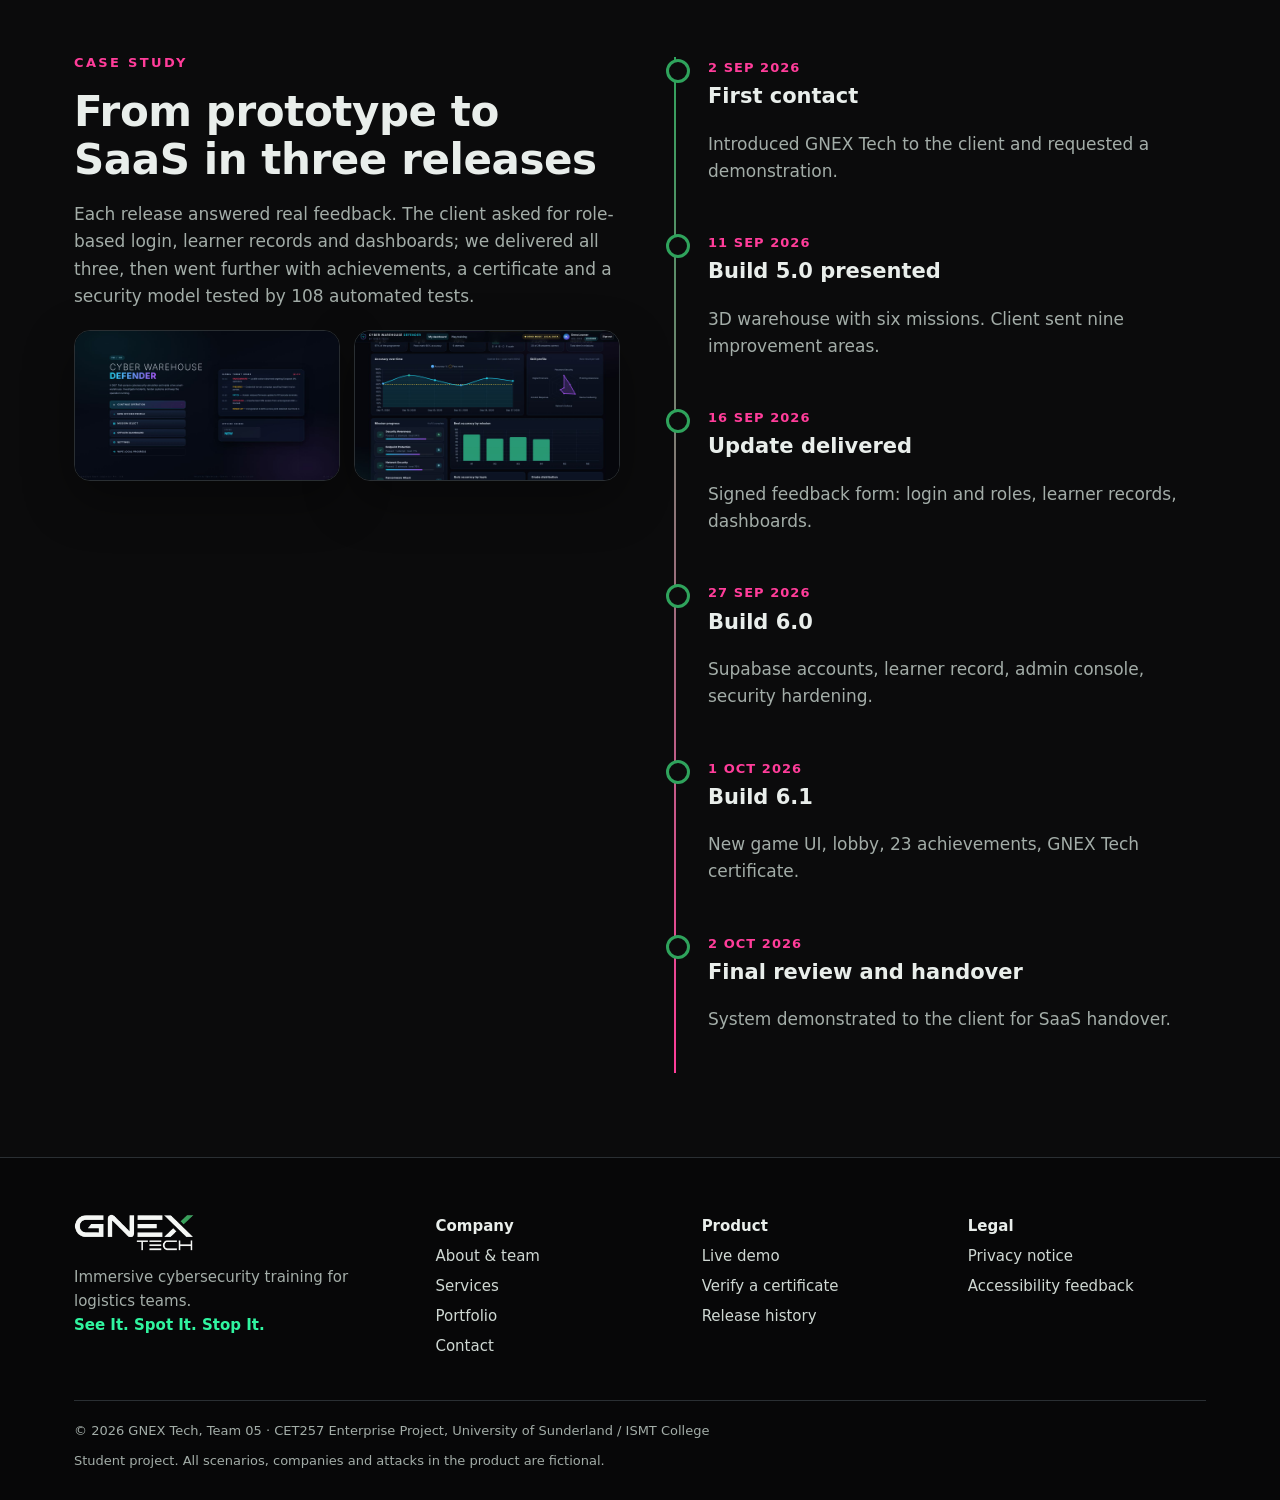
<file: Downloads/Team05_GNEX_Tech/Team05_GNEX_Tech/B2_PromoWebsite/GNEX_Tech_Website/GNEX_Tech_Website/portfolio.html>
<!doctype html>
<html lang="en">
<head>
<meta charset="utf-8">
<meta name="viewport" content="width=device-width, initial-scale=1">
<title>Portfolio | GNEX Tech</title>
<meta name="description" content="Screenshots, certificate and release history of Cyber Warehouse Defender, the GNEX Tech cybersecurity training game.">
<meta name="theme-color" content="#0B0B0C">
<meta property="og:title" content="Portfolio | GNEX Tech">
<meta property="og:description" content="Screenshots, certificate and release history of Cyber Warehouse Defender, the GNEX Tech cybersecurity training game.">
<meta property="og:type" content="website">
<meta property="og:url" content="https://gnextech.netlify.app/portfolio.html">
<meta property="og:image" content="https://gnextech.netlify.app/assets/img/lobby.jpg">
<link rel="icon" href="assets/img/favicon.svg" type="image/svg+xml">
<link rel="stylesheet" href="assets/css/site.css">
</head>
<body>
<a class="skip" href="#main">Skip to content</a>
<header class="site-head">
  <nav class="wrap nav" aria-label="Main">
    <a class="brand" href="index.html" aria-label="GNEX Tech home"><img src="assets/img/gnex-logo-light.png" alt="GNEX Tech" width="108" height="34"></a>
    <button class="burger" aria-expanded="false" aria-controls="menu" aria-label="Open menu">&#9776;</button>
    <ul class="menu" id="menu"><li><a href="index.html">Home</a></li><li><a href="services.html">Services</a></li><li><a href="portfolio.html" aria-current=page>Portfolio</a></li><li><a href="about.html">About & Team</a></li><li><a href="contact.html">Contact</a></li><li><a class="cta" href="https://cybersecurityassignment.netlify.app/" target="_blank" rel="noopener">Live demo &#8599;</a></li></ul>
  </nav>
</header>
<main id="main">

<section class="hero" style="padding-bottom:30px">
  <div class="wrap"><p class="kicker">Portfolio</p><h1>Cyber Warehouse Defender <span class="g">6.1</span></h1>
  <p class="lead">Our flagship product, built for Himalaya Smart Logistics (a fictional client organisation used in the scenarios) and delivered to our client in October 2026.</p>
  <div class="hero-actions"><a class="btn btn-primary" href="https://cybersecurityassignment.netlify.app/" target="_blank" rel="noopener">&#9654; Play the live demo</a></div></div>
</section>
<section style="padding-top:20px">
  <div class="wrap">
    <div class="filters" role="group" aria-label="Filter screenshots">
      <button data-filter="all" aria-pressed="true">All</button><button data-filter="game" aria-pressed="false">The game</button><button data-filter="learner" aria-pressed="false">Learner</button><button data-filter="admin" aria-pressed="false">Admin</button>
    </div>
    <div class="gallery"><figure data-cat="game" class="reveal"><img src="assets/img/lobby.jpg" alt="Game lobby: Rotatable officer, player card and START" width="1280" height="720" loading="lazy"><figcaption><b>Game lobby</b>Rotatable officer, player card and START</figcaption></figure><figure data-cat="game" class="reveal"><img src="assets/img/select.jpg" alt="Mission select: Six operations with best grades" width="1280" height="720" loading="lazy"><figcaption><b>Mission select</b>Six operations with best grades</figcaption></figure><figure data-cat="game" class="reveal"><img src="assets/img/briefing.jpg" alt="Mission briefing: Objectives and your reporting procedure" width="1280" height="720" loading="lazy"><figcaption><b>Mission briefing</b>Objectives and your reporting procedure</figcaption></figure><figure data-cat="game" class="reveal"><img src="assets/img/mission.jpg" alt="In the warehouse: Beacons, objectives and capacity bar" width="1280" height="720" loading="lazy"><figcaption><b>In the warehouse</b>Beacons, objectives and capacity bar</figcaption></figure><figure data-cat="game" class="reveal"><img src="assets/img/phishing.jpg" alt="Phishing triage console: Every decision explained" width="1280" height="720" loading="lazy"><figcaption><b>Phishing triage console</b>Every decision explained</figcaption></figure><figure data-cat="game" class="reveal"><img src="assets/img/quiz.jpg" alt="Knowledge check: Scenario questions with feedback" width="1280" height="720" loading="lazy"><figcaption><b>Knowledge check</b>Scenario questions with feedback</figcaption></figure><figure data-cat="game" class="reveal"><img src="assets/img/results.jpg" alt="Results: Grade, unsafe actions, saved to record" width="1280" height="720" loading="lazy"><figcaption><b>Results</b>Grade, unsafe actions, saved to record</figcaption></figure><figure data-cat="learner" class="reveal"><img src="assets/img/dashboard.jpg" alt="Learner dashboard: Level, XP, operations and charts" width="1280" height="720" loading="lazy"><figcaption><b>Learner dashboard</b>Level, XP, operations and charts</figcaption></figure><figure data-cat="learner" class="reveal"><img src="assets/img/achievements.jpg" alt="Achievements: 23 badges in four tiers" width="1280" height="720" loading="lazy"><figcaption><b>Achievements</b>23 badges in four tiers</figcaption></figure><figure data-cat="learner" class="reveal"><img src="assets/img/certificate.jpg" alt="Certificate page: Download PNG or print to PDF" width="1280" height="720" loading="lazy"><figcaption><b>Certificate page</b>Download PNG or print to PDF</figcaption></figure><figure data-cat="learner" class="reveal"><img src="assets/img/verify.jpg" alt="Public verification: Anyone can check a certificate ID" width="1280" height="720" loading="lazy"><figcaption><b>Public verification</b>Anyone can check a certificate ID</figcaption></figure><figure data-cat="admin" class="reveal"><img src="assets/img/admin.jpg" alt="Admin overview: KPIs and organisation analytics" width="1280" height="720" loading="lazy"><figcaption><b>Admin overview</b>KPIs and organisation analytics</figcaption></figure><figure data-cat="admin" class="reveal"><img src="assets/img/learners.jpg" alt="Learner record: Trend, skills and account actions" width="1280" height="720" loading="lazy"><figcaption><b>Learner record</b>Trend, skills and account actions</figcaption></figure><figure data-cat="admin" class="reveal"><img src="assets/img/content.jpg" alt="Content & settings: Pass mark and question bank" width="1280" height="720" loading="lazy"><figcaption><b>Content & settings</b>Pass mark and question bank</figcaption></figure><figure data-cat="admin" class="reveal"><img src="assets/img/security.jpg" alt="Security & audit: Checklist and audit log" width="1280" height="720" loading="lazy"><figcaption><b>Security & audit</b>Checklist and audit log</figcaption></figure></div>
  </div>
</section>
<section class="light">
  <div class="wrap grid-2">
    <div class="reveal"><p class="kicker">Certificate of Achievement</p><h2>Proof that stands up to scrutiny</h2>
      <p>The certificate is issued by the server only after it checks that all six missions are passed at the organisation&rsquo;s pass mark. Each has a unique ID such as <b>GNX-CWD-2026-4D9629C8</b> and a QR code that opens the public verification page.</p>
      <a class="btn btn-ghost" style="color:#16191B;border-color:#16191B" href="https://cybersecurityassignment.netlify.app/verify.html" target="_blank" rel="noopener">Verify a certificate</a></div>
    <div class="shot reveal"><img src="assets/img/cert.jpg" alt="GNEX Tech Certificate of Achievement with grade seal and QR code" loading="lazy"></div>
  </div>
</section>
<section id="campaign">
  <div class="wrap grid-2">
    <div class="reveal"><p class="kicker">Marketing campaign</p><h2>&ldquo;Don&rsquo;t be Ramesh.&rdquo;</h2>
      <p class="muted">Our zero-budget launch campaign uses humour to make a serious point: one careless click can stop a warehouse. The campaign runs as a 15-second promo video, social posts, a printable advert poster and video end cards, all pointing to the free demo.</p>
      <div class="badge-row"><span class="chip">15-second promo video</span><span class="chip">A3 advert poster</span><span class="chip">Social and web banners</span><span class="chip">QR to live demo</span></div></div>
    <div class="grid-2" style="gap:16px"><div class="shot reveal"><img src="assets/img/campaign_poster.jpg" alt="Don't be Ramesh advertising poster" loading="lazy"></div><div class="shot reveal"><img src="assets/img/campaign_social.jpg" alt="Don't be Ramesh social media banner" loading="lazy"></div></div>
  </div>
</section>
<section id="journey">
  <div class="wrap grid-2" style="align-items:start">
    <div class="reveal"><p class="kicker">Case study</p><h2>From prototype to SaaS in three releases</h2>
      <p class="muted">Each release answered real feedback. The client asked for role-based login, learner records and dashboards; we delivered all three, then went further with achievements, a certificate and a security model tested by 108 automated tests.</p>
      <div class="grid-2" style="gap:14px;margin-top:20px"><div class="shot"><img src="assets/img/v50.jpg" alt="Build 5.0 main menu" loading="lazy"></div><div class="shot"><img src="assets/img/v60.jpg" alt="Build 6.0 learner dashboard" loading="lazy"></div></div>
    </div>
    <ol class="timeline reveal">
      <li><time>2 Sep 2026</time><h3>First contact</h3><p class="muted">Introduced GNEX Tech to the client and requested a demonstration.</p></li>
      <li><time>11 Sep 2026</time><h3>Build 5.0 presented</h3><p class="muted">3D warehouse with six missions. Client sent nine improvement areas.</p></li>
      <li><time>16 Sep 2026</time><h3>Update delivered</h3><p class="muted">Signed feedback form: login and roles, learner records, dashboards.</p></li>
      <li><time>27 Sep 2026</time><h3>Build 6.0</h3><p class="muted">Supabase accounts, learner record, admin console, security hardening.</p></li>
      <li><time>1 Oct 2026</time><h3>Build 6.1</h3><p class="muted">New game UI, lobby, 23 achievements, GNEX Tech certificate.</p></li>
      <li><time>2 Oct 2026</time><h3>Final review and handover</h3><p class="muted">System demonstrated to the client for SaaS handover.</p></li>
    </ol>
  </div>
</section>
</main>
<footer class="site-foot">
  <div class="wrap">
    <div class="foot-grid">
      <div>
        <img src="assets/img/gnex-logo-light.png" alt="GNEX Tech" width="120" height="38">
        <p class="muted" style="margin-top:14px">Immersive cybersecurity training for logistics teams.<br><b style="color:#30F5A0">See It. Spot It. Stop It.</b></p>
      </div>
      <div><b>Company</b><ul><li><a href="about.html">About &amp; team</a></li><li><a href="services.html">Services</a></li><li><a href="portfolio.html">Portfolio</a></li><li><a href="contact.html">Contact</a></li></ul></div>
      <div><b>Product</b><ul><li><a href="https://cybersecurityassignment.netlify.app/" target="_blank" rel="noopener">Live demo</a></li><li><a href="https://cybersecurityassignment.netlify.app/verify.html" target="_blank" rel="noopener">Verify a certificate</a></li><li><a href="portfolio.html#journey">Release history</a></li></ul></div>
      <div><b>Legal</b><ul><li><a href="privacy.html">Privacy notice</a></li><li><a href="contact.html">Accessibility feedback</a></li></ul></div>
    </div>
    <div class="foot-base"><span>&copy; <span id="year">2026</span> GNEX Tech, Team 05 · CET257 Enterprise Project, University of Sunderland / ISMT College</span><span>Student project. All scenarios, companies and attacks in the product are fictional.</span></div>
  </div>
</footer>
<div class="lightbox" role="dialog" aria-modal="true" aria-label="Screenshot preview"><button class="btn btn-ghost" type="button">Close &#10005;</button><img alt=""></div>
<script src="assets/js/site.js"></script>
</body>
</html>
</file>
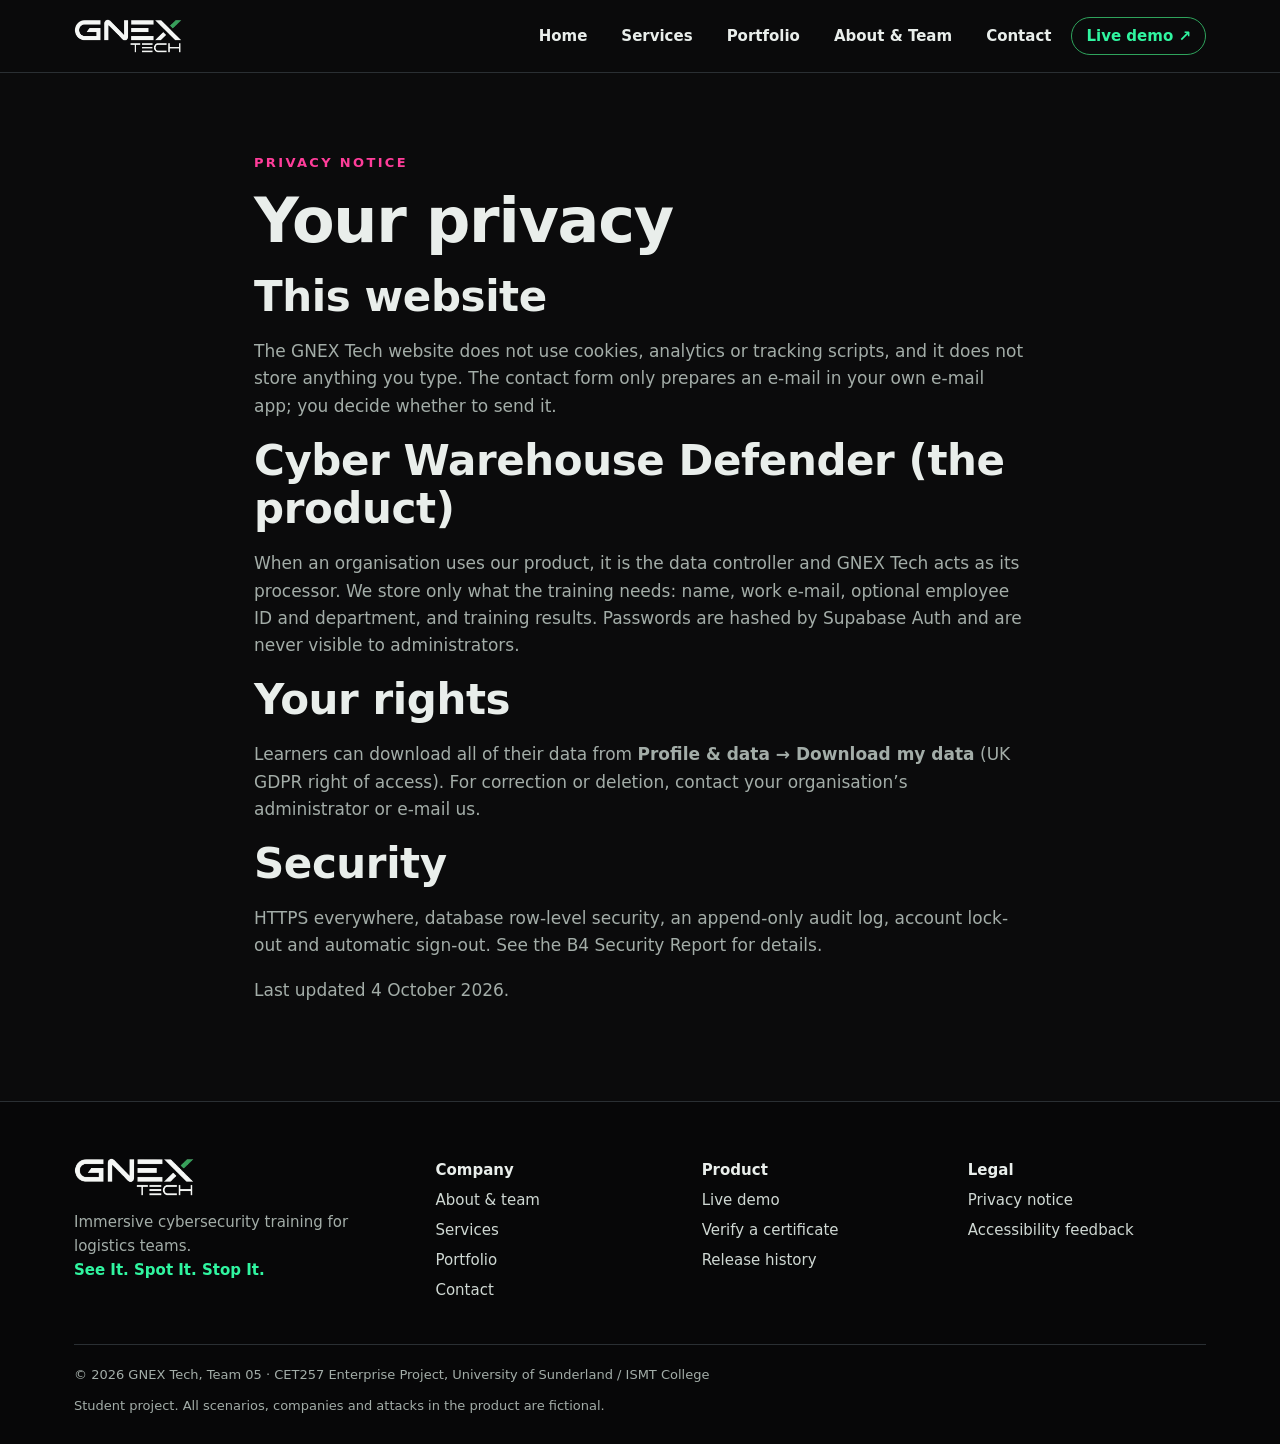
<file: Downloads/Team05_GNEX_Tech/Team05_GNEX_Tech/B2_PromoWebsite/GNEX_Tech_Website/GNEX_Tech_Website/privacy.html>
<!doctype html>
<html lang="en">
<head>
<meta charset="utf-8">
<meta name="viewport" content="width=device-width, initial-scale=1">
<title>Privacy notice | GNEX Tech</title>
<meta name="description" content="How the GNEX Tech website and Cyber Warehouse Defender handle personal data.">
<meta name="theme-color" content="#0B0B0C">
<meta property="og:title" content="Privacy notice | GNEX Tech">
<meta property="og:description" content="How the GNEX Tech website and Cyber Warehouse Defender handle personal data.">
<meta property="og:type" content="website">
<meta property="og:url" content="https://gnextech.netlify.app/privacy.html">
<meta property="og:image" content="https://gnextech.netlify.app/assets/img/lobby.jpg">
<link rel="icon" href="assets/img/favicon.svg" type="image/svg+xml">
<link rel="stylesheet" href="assets/css/site.css">
</head>
<body>
<a class="skip" href="#main">Skip to content</a>
<header class="site-head">
  <nav class="wrap nav" aria-label="Main">
    <a class="brand" href="index.html" aria-label="GNEX Tech home"><img src="assets/img/gnex-logo-light.png" alt="GNEX Tech" width="108" height="34"></a>
    <button class="burger" aria-expanded="false" aria-controls="menu" aria-label="Open menu">&#9776;</button>
    <ul class="menu" id="menu"><li><a href="index.html">Home</a></li><li><a href="services.html">Services</a></li><li><a href="portfolio.html">Portfolio</a></li><li><a href="about.html">About & Team</a></li><li><a href="contact.html">Contact</a></li><li><a class="cta" href="https://cybersecurityassignment.netlify.app/" target="_blank" rel="noopener">Live demo &#8599;</a></li></ul>
  </nav>
</header>
<main id="main">

<section><div class="wrap" style="max-width:820px">
<p class="kicker">Privacy notice</p><h1>Your privacy</h1>
<h2>This website</h2><p class="muted">The GNEX Tech website does not use cookies, analytics or tracking scripts, and it does not store anything you type. The contact form only prepares an e-mail in your own e-mail app; you decide whether to send it.</p>
<h2>Cyber Warehouse Defender (the product)</h2><p class="muted">When an organisation uses our product, it is the data controller and GNEX Tech acts as its processor. We store only what the training needs: name, work e-mail, optional employee ID and department, and training results. Passwords are hashed by Supabase Auth and are never visible to administrators.</p>
<h2>Your rights</h2><p class="muted">Learners can download all of their data from <b>Profile &amp; data &rarr; Download my data</b> (UK GDPR right of access). For correction or deletion, contact your organisation&rsquo;s administrator or e-mail us.</p>
<h2>Security</h2><p class="muted">HTTPS everywhere, database row-level security, an append-only audit log, account lock-out and automatic sign-out. See the B4 Security Report for details.</p>
<p class="muted">Last updated 4 October 2026.</p>
</div></section>
</main>
<footer class="site-foot">
  <div class="wrap">
    <div class="foot-grid">
      <div>
        <img src="assets/img/gnex-logo-light.png" alt="GNEX Tech" width="120" height="38">
        <p class="muted" style="margin-top:14px">Immersive cybersecurity training for logistics teams.<br><b style="color:#30F5A0">See It. Spot It. Stop It.</b></p>
      </div>
      <div><b>Company</b><ul><li><a href="about.html">About &amp; team</a></li><li><a href="services.html">Services</a></li><li><a href="portfolio.html">Portfolio</a></li><li><a href="contact.html">Contact</a></li></ul></div>
      <div><b>Product</b><ul><li><a href="https://cybersecurityassignment.netlify.app/" target="_blank" rel="noopener">Live demo</a></li><li><a href="https://cybersecurityassignment.netlify.app/verify.html" target="_blank" rel="noopener">Verify a certificate</a></li><li><a href="portfolio.html#journey">Release history</a></li></ul></div>
      <div><b>Legal</b><ul><li><a href="privacy.html">Privacy notice</a></li><li><a href="contact.html">Accessibility feedback</a></li></ul></div>
    </div>
    <div class="foot-base"><span>&copy; <span id="year">2026</span> GNEX Tech, Team 05 · CET257 Enterprise Project, University of Sunderland / ISMT College</span><span>Student project. All scenarios, companies and attacks in the product are fictional.</span></div>
  </div>
</footer>
<div class="lightbox" role="dialog" aria-modal="true" aria-label="Screenshot preview"><button class="btn btn-ghost" type="button">Close &#10005;</button><img alt=""></div>
<script src="assets/js/site.js"></script>
</body>
</html>
</file>
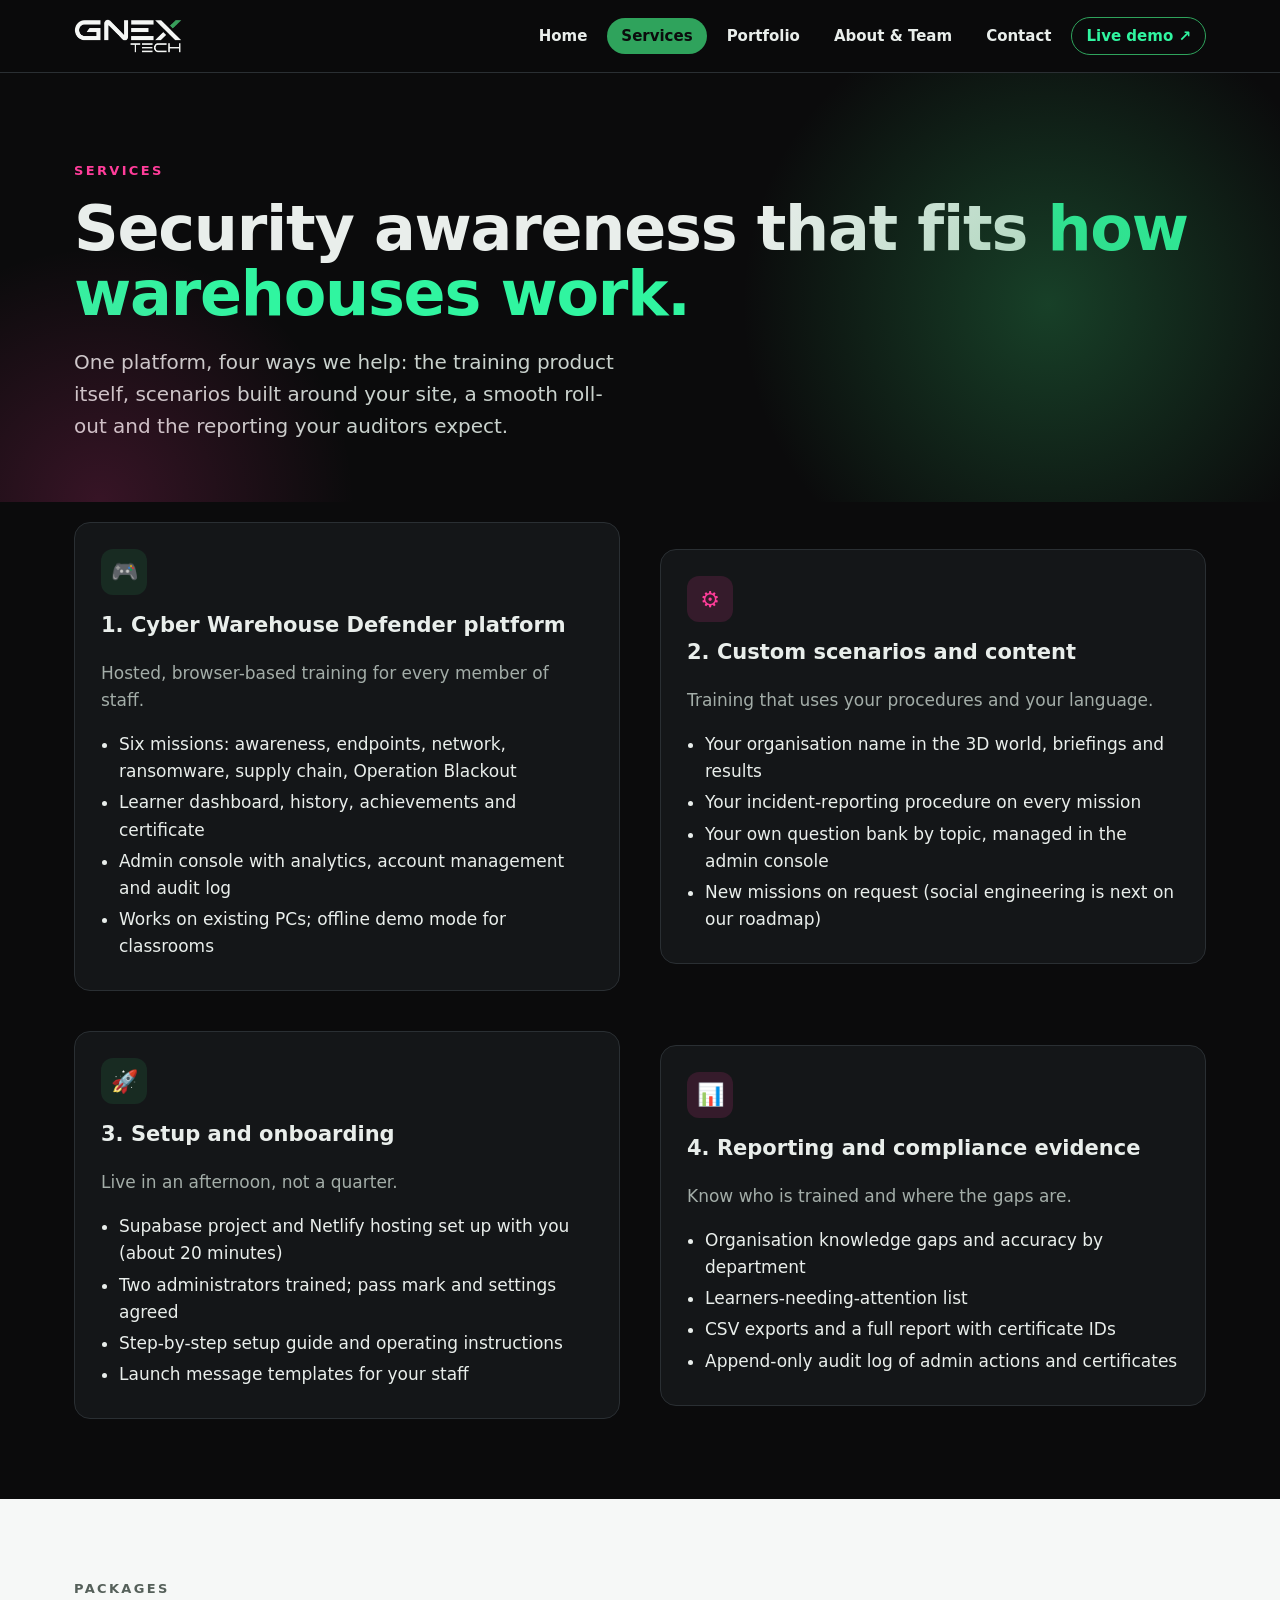
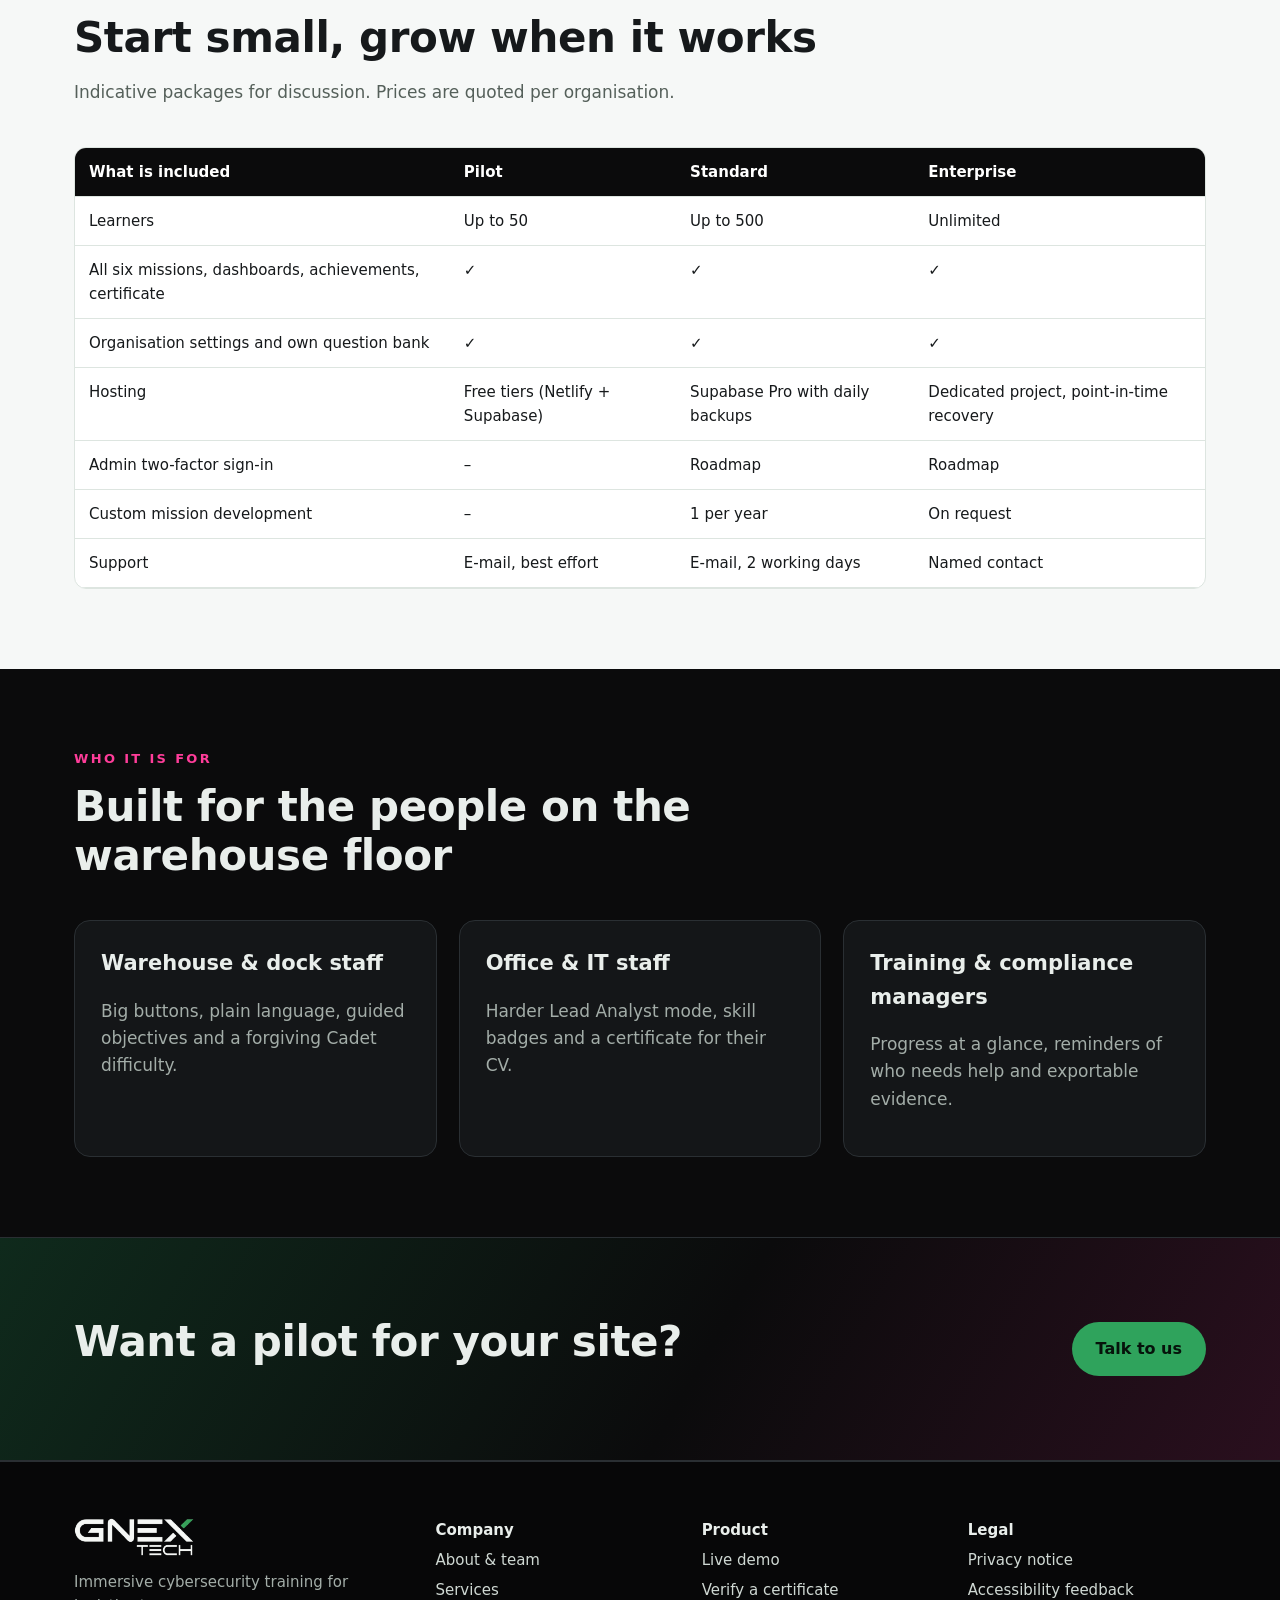
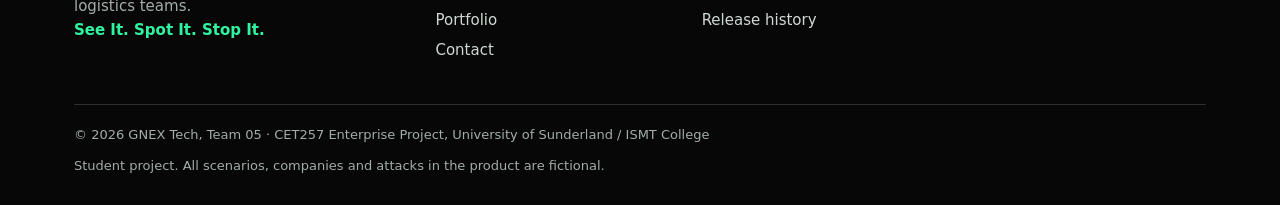
<file: Downloads/Team05_GNEX_Tech/Team05_GNEX_Tech/B2_PromoWebsite/GNEX_Tech_Website/GNEX_Tech_Website/services.html>
<!doctype html>
<html lang="en">
<head>
<meta charset="utf-8">
<meta name="viewport" content="width=device-width, initial-scale=1">
<title>Services | GNEX Tech</title>
<meta name="description" content="GNEX Tech services: Cyber Warehouse Defender training platform, custom scenarios, onboarding and compliance reporting for logistics organisations.">
<meta name="theme-color" content="#0B0B0C">
<meta property="og:title" content="Services | GNEX Tech">
<meta property="og:description" content="GNEX Tech services: Cyber Warehouse Defender training platform, custom scenarios, onboarding and compliance reporting for logistics organisations.">
<meta property="og:type" content="website">
<meta property="og:url" content="https://gnextech.netlify.app/services.html">
<meta property="og:image" content="https://gnextech.netlify.app/assets/img/lobby.jpg">
<link rel="icon" href="assets/img/favicon.svg" type="image/svg+xml">
<link rel="stylesheet" href="assets/css/site.css">
</head>
<body>
<a class="skip" href="#main">Skip to content</a>
<header class="site-head">
  <nav class="wrap nav" aria-label="Main">
    <a class="brand" href="index.html" aria-label="GNEX Tech home"><img src="assets/img/gnex-logo-light.png" alt="GNEX Tech" width="108" height="34"></a>
    <button class="burger" aria-expanded="false" aria-controls="menu" aria-label="Open menu">&#9776;</button>
    <ul class="menu" id="menu"><li><a href="index.html">Home</a></li><li><a href="services.html" aria-current=page>Services</a></li><li><a href="portfolio.html">Portfolio</a></li><li><a href="about.html">About & Team</a></li><li><a href="contact.html">Contact</a></li><li><a class="cta" href="https://cybersecurityassignment.netlify.app/" target="_blank" rel="noopener">Live demo &#8599;</a></li></ul>
  </nav>
</header>
<main id="main">

<section class="hero" style="padding-bottom:40px">
  <div class="wrap"><p class="kicker">Services</p><h1>Security awareness that fits <span class="g">how warehouses work.</span></h1>
  <p class="lead">One platform, four ways we help: the training product itself, scenarios built around your site, a smooth roll-out and the reporting your auditors expect.</p></div>
</section>
<section style="padding-top:20px">
  <div class="wrap grid-2">
    <div class="card reveal"><div class="ico">&#127918;</div><h3>1. Cyber Warehouse Defender platform</h3>
      <p class="muted">Hosted, browser-based training for every member of staff.</p>
      <ul><li>Six missions: awareness, endpoints, network, ransomware, supply chain, Operation Blackout</li><li>Learner dashboard, history, achievements and certificate</li><li>Admin console with analytics, account management and audit log</li><li>Works on existing PCs; offline demo mode for classrooms</li></ul></div>
    <div class="card pink reveal"><div class="ico">&#9881;</div><h3>2. Custom scenarios and content</h3>
      <p class="muted">Training that uses your procedures and your language.</p>
      <ul><li>Your organisation name in the 3D world, briefings and results</li><li>Your incident-reporting procedure on every mission</li><li>Your own question bank by topic, managed in the admin console</li><li>New missions on request (social engineering is next on our roadmap)</li></ul></div>
    <div class="card reveal"><div class="ico">&#128640;</div><h3>3. Setup and onboarding</h3>
      <p class="muted">Live in an afternoon, not a quarter.</p>
      <ul><li>Supabase project and Netlify hosting set up with you (about 20 minutes)</li><li>Two administrators trained; pass mark and settings agreed</li><li>Step-by-step setup guide and operating instructions</li><li>Launch message templates for your staff</li></ul></div>
    <div class="card pink reveal"><div class="ico">&#128202;</div><h3>4. Reporting and compliance evidence</h3>
      <p class="muted">Know who is trained and where the gaps are.</p>
      <ul><li>Organisation knowledge gaps and accuracy by department</li><li>Learners-needing-attention list</li><li>CSV exports and a full report with certificate IDs</li><li>Append-only audit log of admin actions and certificates</li></ul></div>
  </div>
</section>
<section class="light">
  <div class="wrap">
    <div class="section-head reveal"><p class="kicker">Packages</p><h2>Start small, grow when it works</h2><p>Indicative packages for discussion. Prices are quoted per organisation.</p></div>
    <div class="tbl-wrap reveal"><table class="tbl">
      <thead><tr><th>What is included</th><th>Pilot</th><th>Standard</th><th>Enterprise</th></tr></thead>
      <tbody>
      <tr><td>Learners</td><td>Up to 50</td><td>Up to 500</td><td>Unlimited</td></tr>
      <tr><td>All six missions, dashboards, achievements, certificate</td><td>&#10003;</td><td>&#10003;</td><td>&#10003;</td></tr>
      <tr><td>Organisation settings and own question bank</td><td>&#10003;</td><td>&#10003;</td><td>&#10003;</td></tr>
      <tr><td>Hosting</td><td>Free tiers (Netlify + Supabase)</td><td>Supabase Pro with daily backups</td><td>Dedicated project, point-in-time recovery</td></tr>
      <tr><td>Admin two-factor sign-in</td><td>&ndash;</td><td>Roadmap</td><td>Roadmap</td></tr>
      <tr><td>Custom mission development</td><td>&ndash;</td><td>1 per year</td><td>On request</td></tr>
      <tr><td>Support</td><td>E-mail, best effort</td><td>E-mail, 2 working days</td><td>Named contact</td></tr>
      </tbody></table></div>
  </div>
</section>
<section>
  <div class="wrap">
    <div class="section-head reveal"><p class="kicker">Who it is for</p><h2>Built for the people on the warehouse floor</h2></div>
    <div class="grid-3">
      <div class="card reveal"><h3>Warehouse &amp; dock staff</h3><p class="muted">Big buttons, plain language, guided objectives and a forgiving Cadet difficulty.</p></div>
      <div class="card reveal"><h3>Office &amp; IT staff</h3><p class="muted">Harder Lead Analyst mode, skill badges and a certificate for their CV.</p></div>
      <div class="card reveal"><h3>Training &amp; compliance managers</h3><p class="muted">Progress at a glance, reminders of who needs help and exportable evidence.</p></div>
    </div>
  </div>
</section>
<section class="band"><div class="wrap cta-band reveal"><h2>Want a pilot for your site?</h2><a class="btn btn-primary" href="contact.html">Talk to us</a></div></section>
</main>
<footer class="site-foot">
  <div class="wrap">
    <div class="foot-grid">
      <div>
        <img src="assets/img/gnex-logo-light.png" alt="GNEX Tech" width="120" height="38">
        <p class="muted" style="margin-top:14px">Immersive cybersecurity training for logistics teams.<br><b style="color:#30F5A0">See It. Spot It. Stop It.</b></p>
      </div>
      <div><b>Company</b><ul><li><a href="about.html">About &amp; team</a></li><li><a href="services.html">Services</a></li><li><a href="portfolio.html">Portfolio</a></li><li><a href="contact.html">Contact</a></li></ul></div>
      <div><b>Product</b><ul><li><a href="https://cybersecurityassignment.netlify.app/" target="_blank" rel="noopener">Live demo</a></li><li><a href="https://cybersecurityassignment.netlify.app/verify.html" target="_blank" rel="noopener">Verify a certificate</a></li><li><a href="portfolio.html#journey">Release history</a></li></ul></div>
      <div><b>Legal</b><ul><li><a href="privacy.html">Privacy notice</a></li><li><a href="contact.html">Accessibility feedback</a></li></ul></div>
    </div>
    <div class="foot-base"><span>&copy; <span id="year">2026</span> GNEX Tech, Team 05 · CET257 Enterprise Project, University of Sunderland / ISMT College</span><span>Student project. All scenarios, companies and attacks in the product are fictional.</span></div>
  </div>
</footer>
<div class="lightbox" role="dialog" aria-modal="true" aria-label="Screenshot preview"><button class="btn btn-ghost" type="button">Close &#10005;</button><img alt=""></div>
<script src="assets/js/site.js"></script>
</body>
</html>
</file>
<file: Downloads/Team05_GNEX_Tech/Team05_GNEX_Tech/B2_PromoWebsite/GNEX_Tech_Website/GNEX_Tech_Website/assets/css/site.css>
/* GNEX Tech company website · corporate identity: black #0B0B0C, green #2FA35C, product accent pink #FF3D9A */
:root{
  --ink:#0B0B0C; --ink2:#141618; --ink3:#1D2023; --line:#2A2F33;
  --green:#2FA35C; --green-hi:#30F5A0; --pink:#FF3D9A; --paper:#F6F8F7; --white:#fff;
  --text:#E9EEEB; --muted:#A3ADA8; --dark-text:#16191B; --dark-muted:#55605A;
  --r:16px; --max:1180px; --shadow:0 18px 50px rgba(0,0,0,.35);
  --font:"Segoe UI",system-ui,-apple-system,Roboto,"Helvetica Neue",Arial,sans-serif;
}
*{box-sizing:border-box}
html{scroll-behavior:smooth}
body{margin:0;font-family:var(--font);background:var(--ink);color:var(--text);line-height:1.6;font-size:17px}
img{max-width:100%;height:auto;display:block}
a{color:var(--green-hi)}
a:focus-visible,button:focus-visible,input:focus-visible,select:focus-visible,textarea:focus-visible{outline:3px solid var(--pink);outline-offset:3px}
.skip{position:absolute;left:-999px;top:8px;background:var(--pink);color:#fff;padding:8px 14px;border-radius:8px;z-index:99}
.skip:focus{left:8px}
.wrap{max-width:var(--max);margin:0 auto;padding:0 24px}

/* header */
.site-head{position:sticky;top:0;z-index:50;background:rgba(11,11,12,.88);backdrop-filter:blur(10px);border-bottom:1px solid var(--line)}
.nav{display:flex;align-items:center;justify-content:space-between;height:72px}
.brand img{height:34px;width:auto}
.menu{display:flex;gap:6px;list-style:none;margin:0;padding:0;align-items:center}
.menu a{color:var(--text);text-decoration:none;padding:9px 14px;border-radius:999px;font-weight:600;font-size:15px}
.menu a:hover{background:var(--ink3)}
.menu a[aria-current=page]{color:var(--ink);background:var(--green)}
.menu .cta{border:1px solid var(--green);color:var(--green-hi)}
.burger{display:none;background:none;border:1px solid var(--line);color:var(--text);border-radius:10px;padding:8px 12px;font-size:18px;cursor:pointer}
@media (max-width:860px){
  .burger{display:block}
  .menu{display:none;position:absolute;left:0;right:0;top:72px;flex-direction:column;background:var(--ink);padding:16px;border-bottom:1px solid var(--line)}
  .menu.open{display:flex}
  .menu a{display:block;width:100%;text-align:center}
}

/* buttons */
.btn{display:inline-flex;align-items:center;gap:10px;padding:14px 24px;border-radius:999px;font-weight:700;text-decoration:none;border:0;cursor:pointer;font-size:16px;font-family:inherit}
.btn-primary{background:var(--green);color:#06130B}
.btn-primary:hover{background:var(--green-hi)}
.btn-ghost{border:1px solid #3a4148;color:var(--text);background:transparent}
.btn-ghost:hover{border-color:var(--green)}
.btn-pink{background:var(--pink);color:#fff}

/* hero */
.hero{position:relative;overflow:hidden;padding:88px 0 72px}
.hero::before{content:"";position:absolute;inset:-30% -10% auto auto;width:720px;height:720px;background:radial-gradient(circle,rgba(47,163,92,.35),transparent 60%);pointer-events:none}
.hero::after{content:"";position:absolute;left:-200px;bottom:-300px;width:600px;height:600px;background:radial-gradient(circle,rgba(255,61,154,.18),transparent 60%);pointer-events:none}
.hero-grid{display:grid;grid-template-columns:1.05fr 1fr;gap:48px;align-items:center;position:relative;z-index:1}
.kicker{font-size:13px;letter-spacing:.18em;text-transform:uppercase;color:var(--pink);font-weight:800;margin:0 0 14px}
h1{font-size:clamp(36px,5.2vw,62px);line-height:1.05;margin:0 0 20px;letter-spacing:-.02em}
h1 .g{color:var(--green-hi)}
.lead{font-size:20px;color:#C9D2CD;max-width:560px}
.hero-actions{display:flex;flex-wrap:wrap;gap:14px;margin-top:28px}
.shot{border-radius:var(--r);border:1px solid var(--line);box-shadow:var(--shadow);overflow:hidden;background:#000}
.shot img{width:100%;height:auto}
.hero .shot{transform:perspective(1400px) rotateY(-6deg);}
.badge-row{display:flex;flex-wrap:wrap;gap:10px;margin-top:22px}
.chip{font-size:13px;padding:6px 12px;border-radius:999px;background:var(--ink3);border:1px solid var(--line);color:#CFD8D3}
@media (max-width:900px){.hero-grid{grid-template-columns:1fr}.hero .shot{transform:none}}

/* stats */
.stats{display:grid;grid-template-columns:repeat(4,1fr);gap:16px;margin-top:-10px}
.stat{background:var(--ink2);border:1px solid var(--line);border-radius:var(--r);padding:22px;text-align:center}
.stat b{display:block;font-size:40px;color:var(--green-hi);line-height:1}
.stat span{color:var(--muted);font-size:14px}
@media (max-width:700px){.stats{grid-template-columns:repeat(2,1fr)}}

/* sections */
section{padding:80px 0}
.light{background:var(--paper);color:var(--dark-text)}
.light .muted,.light p{color:var(--dark-muted)}
.light h2,.light h3{color:var(--dark-text)}
h2{font-size:clamp(28px,3.4vw,42px);line-height:1.15;margin:0 0 14px;letter-spacing:-.01em}
h3{font-size:21px;margin:0 0 8px}
.section-head{max-width:760px;margin-bottom:40px}
.muted{color:var(--muted)}
.grid-2{display:grid;grid-template-columns:1fr 1fr;gap:40px;align-items:center}
.grid-3{display:grid;grid-template-columns:repeat(3,1fr);gap:22px}
.grid-4{display:grid;grid-template-columns:repeat(4,1fr);gap:20px}
@media (max-width:900px){.grid-2,.grid-3{grid-template-columns:1fr}.grid-4{grid-template-columns:1fr 1fr}}
@media (max-width:520px){.grid-4{grid-template-columns:1fr}}
.card{background:var(--ink2);border:1px solid var(--line);border-radius:var(--r);padding:26px}
.light .card{background:#fff;border-color:#DDE5E0;box-shadow:0 6px 24px rgba(10,30,20,.06)}
.card .ico{width:46px;height:46px;border-radius:12px;display:grid;place-items:center;background:rgba(47,163,92,.15);color:var(--green);font-size:22px;margin-bottom:14px}
.card.pink .ico{background:rgba(255,61,154,.14);color:var(--pink)}
.card ul{padding-left:18px;margin:10px 0 0}
.card li{margin:4px 0}
.steps{counter-reset:s;display:grid;grid-template-columns:repeat(4,1fr);gap:20px}
.step{position:relative;padding:26px;border-radius:var(--r);background:#fff;border:1px solid #DDE5E0}
.step::before{counter-increment:s;content:counter(s);display:grid;place-items:center;width:40px;height:40px;border-radius:50%;background:var(--ink);color:var(--green-hi);font-weight:800;margin-bottom:12px}
@media (max-width:900px){.steps{grid-template-columns:1fr 1fr}}
@media (max-width:520px){.steps{grid-template-columns:1fr}}
.quote{border-left:4px solid var(--pink);padding:8px 0 8px 22px;font-size:21px;font-style:italic}
.quote cite{display:block;font-size:15px;font-style:normal;color:var(--muted);margin-top:10px}
.band{background:linear-gradient(120deg,#0F2A1C,#0B0B0C 55%,#2A0F1E);border-top:1px solid var(--line);border-bottom:1px solid var(--line)}
.cta-band{display:flex;justify-content:space-between;align-items:center;gap:24px;flex-wrap:wrap}

/* tables */
.tbl{width:100%;border-collapse:collapse;font-size:15px}
.tbl th,.tbl td{padding:12px 14px;border-bottom:1px solid #DDE5E0;text-align:left;vertical-align:top}
.tbl th{background:var(--ink);color:#fff}
.tbl-wrap{overflow-x:auto;border-radius:12px;border:1px solid #DDE5E0;background:#fff}

/* gallery */
.gallery{display:grid;grid-template-columns:repeat(3,1fr);gap:18px}
.gallery figure{margin:0;background:var(--ink2);border:1px solid var(--line);border-radius:14px;overflow:hidden;cursor:zoom-in}
.gallery figcaption{padding:12px 14px;font-size:14px;color:#C9D2CD}
.gallery figcaption b{color:var(--text);display:block}
@media (max-width:900px){.gallery{grid-template-columns:1fr 1fr}}
@media (max-width:560px){.gallery{grid-template-columns:1fr}}
.lightbox{position:fixed;inset:0;background:rgba(0,0,0,.9);display:none;align-items:center;justify-content:center;z-index:100;padding:24px}
.lightbox.open{display:flex}
.lightbox img{max-height:86vh;border-radius:10px}
.lightbox button{position:absolute;top:18px;right:22px}
.filters{display:flex;flex-wrap:wrap;gap:8px;margin-bottom:22px}
.filters button{background:var(--ink3);border:1px solid var(--line);color:var(--text);border-radius:999px;padding:8px 16px;cursor:pointer;font-family:inherit;font-size:14px}
.filters button[aria-pressed=true]{background:var(--green);color:#06130B;border-color:var(--green)}

/* timeline */
.timeline{position:relative;margin:0;padding:0;list-style:none}
.timeline::before{content:"";position:absolute;left:14px;top:4px;bottom:4px;width:2px;background:linear-gradient(var(--green),var(--pink))}
.timeline li{position:relative;padding:0 0 26px 48px}
.timeline li::before{content:"";position:absolute;left:6px;top:6px;width:18px;height:18px;border-radius:50%;background:var(--ink);border:3px solid var(--green)}
.timeline time{font-size:13px;font-weight:800;letter-spacing:.08em;color:var(--pink);text-transform:uppercase}

/* team */
.member{text-align:left}
.avatar{width:72px;height:72px;border-radius:20px;display:grid;place-items:center;font-weight:800;font-size:24px;color:#06130B;background:linear-gradient(135deg,var(--green-hi),var(--green));margin-bottom:16px}
.member:nth-child(even) .avatar{background:linear-gradient(135deg,#FF7BBE,var(--pink));color:#fff}
.role{color:var(--pink);font-weight:700;font-size:14px;text-transform:uppercase;letter-spacing:.06em}

/* forms */
form .row{display:grid;grid-template-columns:1fr 1fr;gap:16px}
@media (max-width:640px){form .row{grid-template-columns:1fr}}
label{display:block;font-weight:600;font-size:14px;margin:0 0 6px}
input,select,textarea{width:100%;padding:13px 14px;border-radius:12px;border:1px solid #C9D3CD;font:inherit;font-size:16px;background:#fff;color:var(--dark-text)}
textarea{min-height:140px;resize:vertical}
.field{margin-bottom:16px}
.err{color:#B4123F;font-size:13px;min-height:18px;margin-top:4px}
.notice{padding:14px 16px;border-radius:12px;background:#E8F5EE;border:1px solid #BFE3CD;color:#14532D;display:none}
.notice.show{display:block}
.check{display:flex;gap:10px;align-items:flex-start;font-weight:400}
.check input{width:auto;margin-top:5px}

/* faq */
details{background:#fff;border:1px solid #DDE5E0;border-radius:12px;padding:16px 20px;margin-bottom:12px}
summary{font-weight:700;cursor:pointer;color:var(--dark-text)}

/* footer */
.site-foot{background:#070708;border-top:1px solid var(--line);padding:56px 0 28px;font-size:15px}
.foot-grid{display:grid;grid-template-columns:1.4fr 1fr 1fr 1fr;gap:28px}
.site-foot a{color:#CFD8D3;text-decoration:none}
.site-foot a:hover{color:var(--green-hi)}
.site-foot ul{list-style:none;padding:0;margin:0}
.site-foot li{margin:6px 0}
.foot-base{margin-top:36px;padding-top:20px;border-top:1px solid var(--line);display:flex;justify-content:space-between;flex-wrap:wrap;gap:10px;color:var(--muted);font-size:13px}
@media (max-width:800px){.foot-grid{grid-template-columns:1fr 1fr}}
.reveal{opacity:0;transform:translateY(18px);transition:all .6s ease}
.reveal.in{opacity:1;transform:none}
@media (prefers-reduced-motion:reduce){.reveal{opacity:1;transform:none;transition:none}html{scroll-behavior:auto}}
.gallery img{width:100%;aspect-ratio:16/9;object-fit:cover}
</file>
